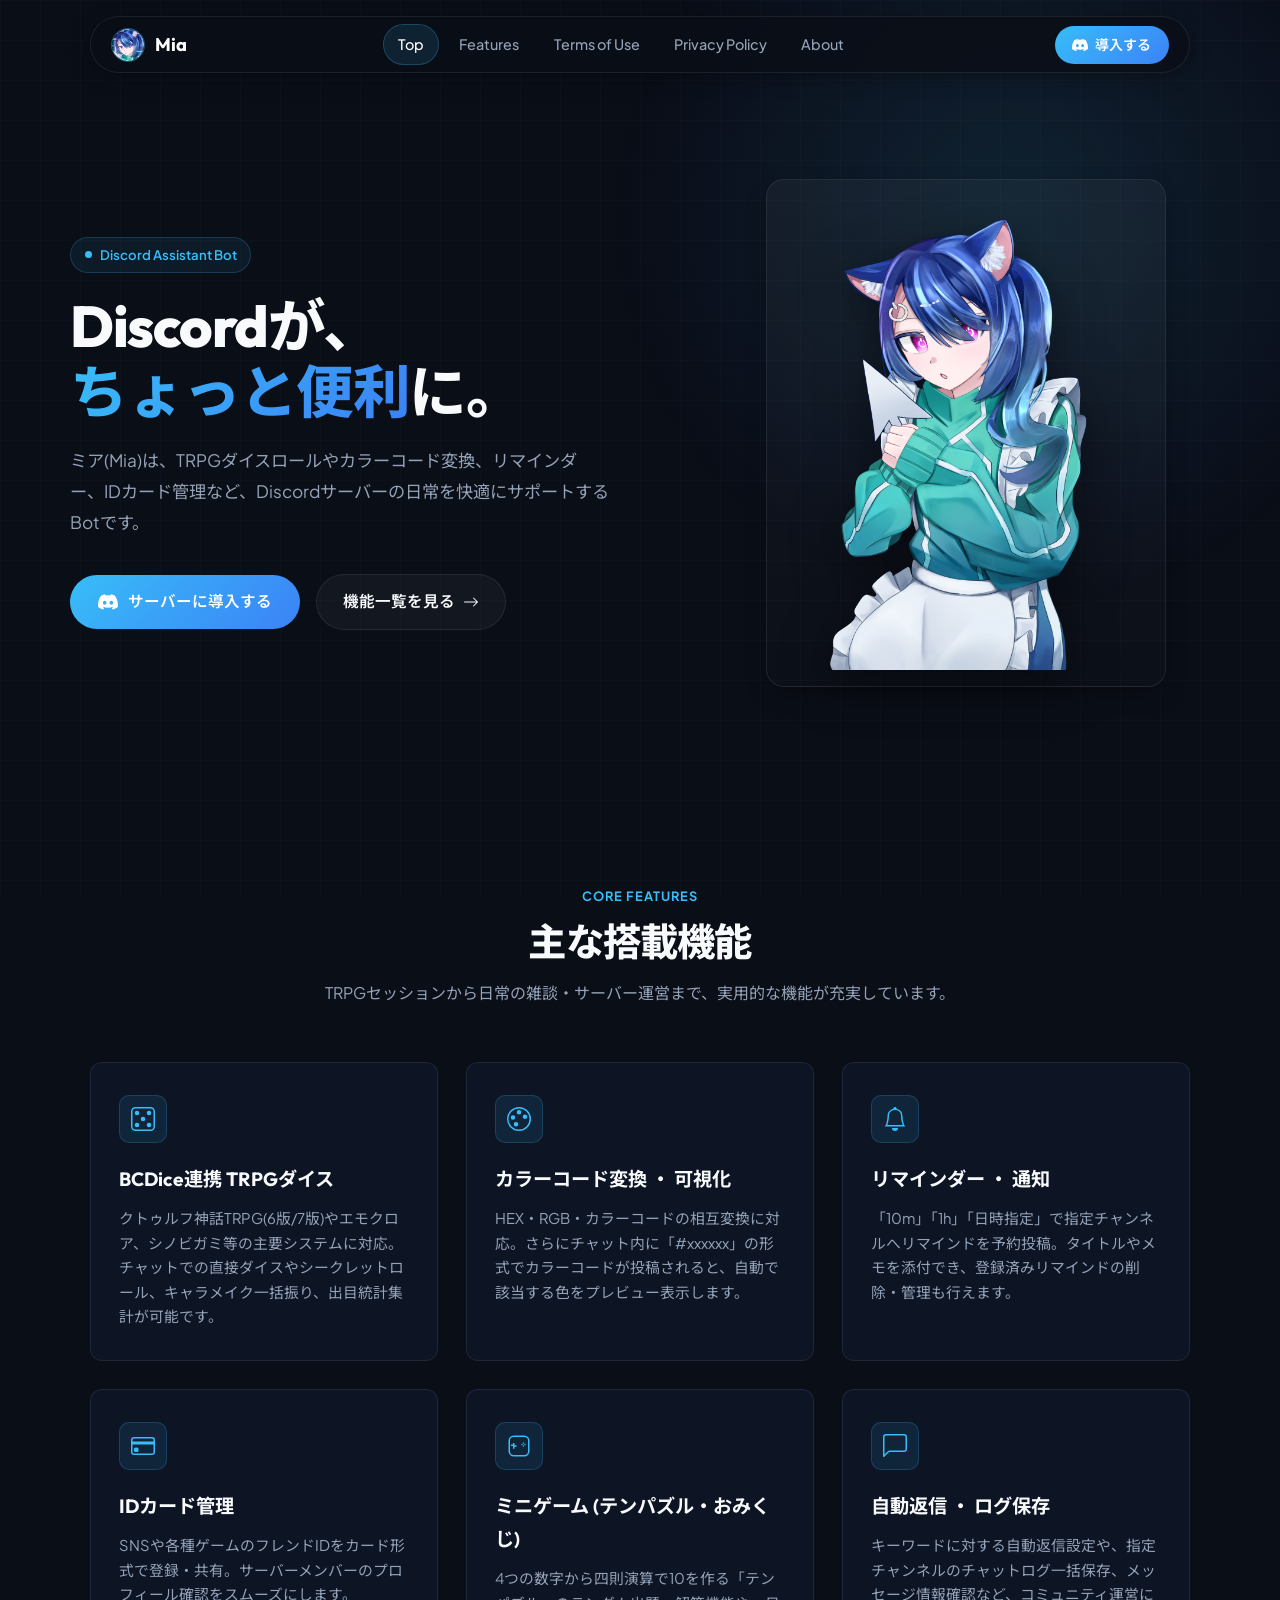
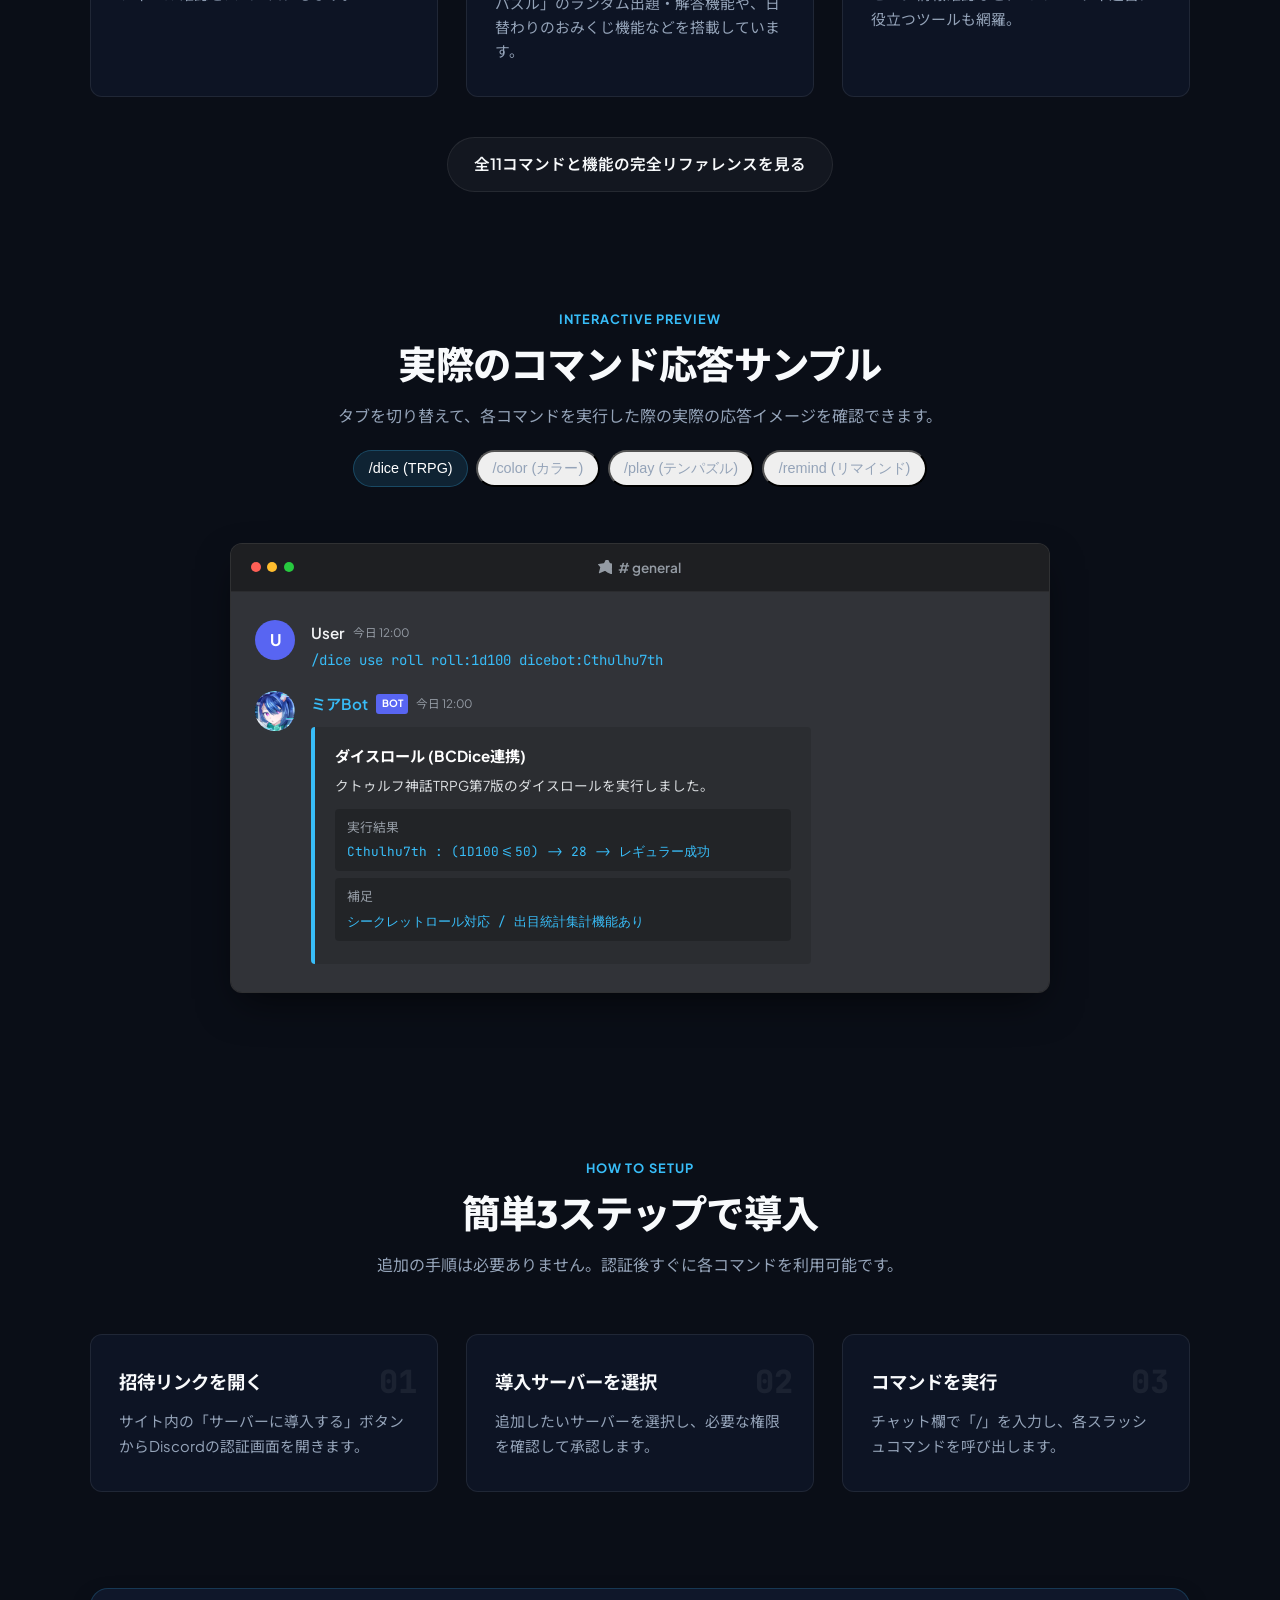
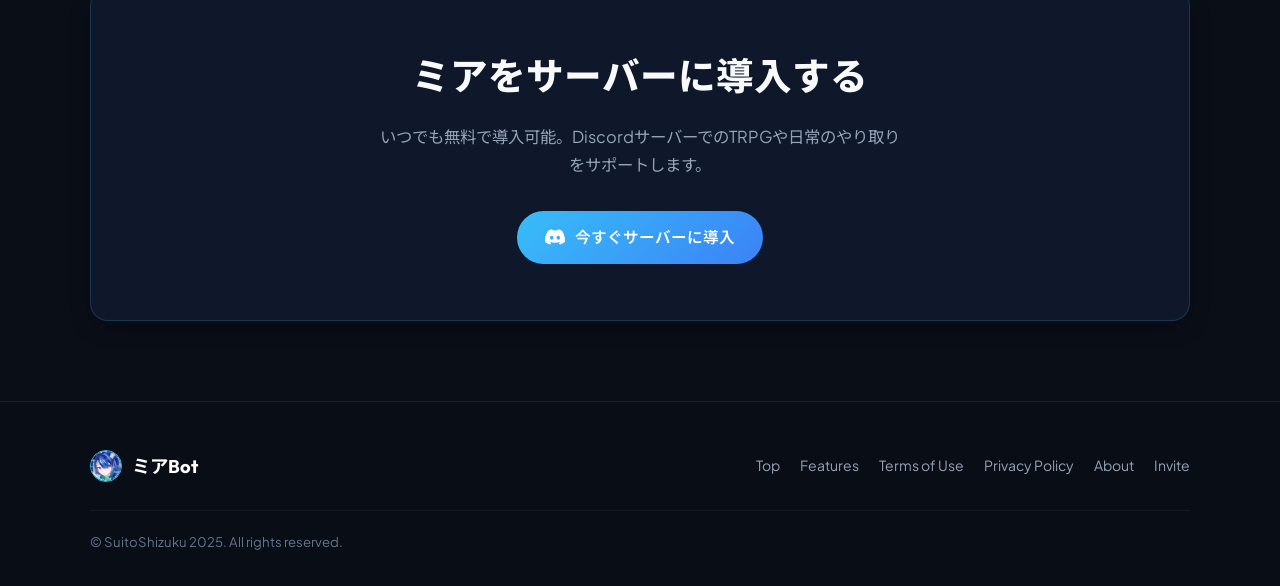
<file: index.html>
<!DOCTYPE html>
<html lang="ja">
<!-- EDIT: Mia Official Site - Top Page -->
<head>
    <meta charset="UTF-8">
    <meta name="viewport" content="width=device-width, initial-scale=1.0, user-scalable=no">
    <link rel="icon" href="assets/mia_icon.png" type="image/png">
    <title>ミア - Discordがちょっと便利になるBot</title>
    <meta name="description" content="TRPGダイスロール、カラー変換、リマインダー、IDカードなど、Discordサーバーを便利にする多機能Bot「ミア」の公式サイトです。">
    <meta name="author" content="Shizuku">
    <meta name="theme-color" content="#0a0e17">
    <meta http-equiv="Expires" content="0">
    <meta property="og:url" content="https://mia.suitomizu.com/">
    <meta property="og:type" content="website">
    <meta property="og:title" content="ミアBot - Discordがちょっと便利になるBot">
    <meta property="og:description" content="TRPGダイスロール、カラー変換、リマインダー、IDカードなど、Discordサーバーを便利にする多機能Bot「ミア」の公式サイトです。">
    <meta property="og:site_name" content="Mia">
    <meta property="og:image" content="https://mia.suitomizu.com/assets/mia_icon.png">
    <meta property="og:image:width" content="512">
    <meta property="og:image:height" content="512">
    <meta name="twitter:card" content="summary">

    <!-- ADD: Discord Component Embed (PR #8606対応) -->
    <script id="discord:component-embed" type="application/json">
    {
      "component": {
        "type": 17,
        "accent_color": 1295639,
        "components": [
          {
            "type": 9,
            "components": [
              {
                "type": 10,
                "content": "# **[ミアBot](https://mia.suitomizu.com/)**\nDiscordをちょっと便利にする多機能Bot\n\nTRPGダイスロール・カラー変換・リマインダー・IDカードなど、日常使いに役立つ機能を搭載しています。"
              }
            ],
            "accessory": {
              "type": 11,
              "media": { "url": "https://mia.suitomizu.com/assets/mia_icon.png" }
            }
          },
          {
            "type": 14,
            "spacing": 1
          },
          {
            "type": 1,
            "components": [
              { "type": 2, "style": 5, "url": "https://mia.suitomizu.com/features", "label": "機能一覧" },
              { "type": 2, "style": 5, "url": "https://discord.com/oauth2/authorize?client_id=1154435728055472271", "label": "導入する" }
            ]
          }
        ]
      }
    }
    </script>

    <!-- ADD: Google Fonts -->
    <link rel="preconnect" href="https://fonts.googleapis.com">
    <link rel="preconnect" href="https://fonts.gstatic.com" crossorigin>
    <link href="https://fonts.googleapis.com/css2?family=JetBrains+Mono:wght@400;600&family=Noto+Sans+JP:wght@400;500;700;800&family=Outfit:wght@600;700;800;900&family=Plus+Jakarta+Sans:wght@400;500;600;700&display=swap" rel="stylesheet">

    <!-- ADD: Stylesheet -->
    <link rel="stylesheet" href="style.css">
</head>

<body>
    <!-- ADD: Subtle Ambient Background -->
    <div class="ambient-bg">
        <div class="ambient-gradient"></div>
        <div class="grid-overlay"></div>
    </div>

    <!-- EDIT: Navigation Header -->
    <header class="header">
        <div class="header-container">
            <a href="./" class="nav-brand">
                <img src="assets/mia_icon.png" alt="ミア" class="nav-brand-icon">
                <span class="nav-brand-title">Mia</span>
            </a>
            <nav class="header-content">
                <a href="./" class="nav-link active">Top</a>
                <a href="./features" class="nav-link">Features</a>
                <a href="./terms_of_use" class="nav-link">Terms of Use</a>
                <a href="./privacy_policy" class="nav-link">Privacy Policy</a>
                <a href="./about" class="nav-link">About</a>
            </nav>
            <a href="https://mia.suitomizu.com/invite" target="_blank" rel="noopener noreferrer" class="nav-cta-btn">
                <svg xmlns="http://www.w3.org/2000/svg" fill="currentColor" viewBox="0 0 16 16">
                    <path d="M13.545 2.907a13.2 13.2 0 0 0-3.257-1.011.05.05 0 0 0-.052.025c-.141.25-.297.577-.406.833a12.2 12.2 0 0 0-3.658 0 8 8 0 0 0-.412-.833.05.05 0 0 0-.052-.025c-1.125.194-2.22.534-3.257 1.011a.04.04 0 0 0-.021.018C.356 6.024-.213 9.047.066 12.032q.003.022.021.037a13.3 13.3 0 0 0 3.995 2.02.05.05 0 0 0 .056-.019q.463-.63.818-1.329a.05.05 0 0 0-.01-.059l-.018-.011a9 9 0 0 1-1.248-.595.05.05 0 0 1-.02-.066l.015-.019q.127-.095.248-.195a.05.05 0 0 1 .051-.007c2.619 1.196 5.454 1.196 8.041 0a.05.05 0 0 1 .053.007q.121.1.248.195a.05.05 0 0 1-.004.085 8 8 0 0 1-1.249.594.05.05 0 0 0-.03.03.05.05 0 0 0 .003.041c.24.465.515.909.817 1.329a.05.05 0 0 0 .056.019 13.2 13.2 0 0 0 4.001-2.02.05.05 0 0 0 .021-.037c.334-3.451-.559-6.449-2.366-9.106a.03.03 0 0 0-.02-.019m-8.198 7.307c-.789 0-1.438-.724-1.438-1.612s.637-1.613 1.438-1.613c.807 0 1.45.73 1.438 1.613 0 .888-.637 1.612-1.438 1.612m5.316 0c-.788 0-1.438-.724-1.438-1.612s.637-1.613 1.438-1.613c.807 0 1.451.73 1.438 1.613 0 .888-.631 1.612-1.438 1.612" />
                </svg>
                <span>導入する</span>
            </a>
        </div>
    </header>

    <main>
        <!-- EDIT: Hero Section -->
        <section class="hero-section" id="top">
            <div class="hero-container">
                <div class="hero-text-content">
                    <div class="hero-badge">
                        <span class="badge-pulse"></span>
                        <span>Discord Assistant Bot</span>
                    </div>
                    <h1 class="hero-title">
                        Discordが、<br>
                        <span class="gradient-text">ちょっと便利</span>に。
                    </h1>
                    <p class="hero-subtitle">
                        ミア(Mia)は、TRPGダイスロールやカラーコード変換、リマインダー、IDカード管理など、Discordサーバーの日常を快適にサポートするBotです。
                    </p>
                    <div class="hero-actions">
                        <a href="https://mia.suitomizu.com/invite" target="_blank" rel="noopener noreferrer" class="btn-primary">
                            <svg xmlns="http://www.w3.org/2000/svg" width="20" height="20" fill="currentColor" viewBox="0 0 16 16">
                                <path d="M13.545 2.907a13.2 13.2 0 0 0-3.257-1.011.05.05 0 0 0-.052.025c-.141.25-.297.577-.406.833a12.2 12.2 0 0 0-3.658 0 8 8 0 0 0-.412-.833.05.05 0 0 0-.052-.025c-1.125.194-2.22.534-3.257 1.011a.04.04 0 0 0-.021.018C.356 6.024-.213 9.047.066 12.032q.003.022.021.037a13.3 13.3 0 0 0 3.995 2.02.05.05 0 0 0 .056-.019q.463-.63.818-1.329a.05.05 0 0 0-.01-.059l-.018-.011a9 9 0 0 1-1.248-.595.05.05 0 0 1-.02-.066l.015-.019q.127-.095.248-.195a.05.05 0 0 1 .051-.007c2.619 1.196 5.454 1.196 8.041 0a.05.05 0 0 1 .053.007q.121.1.248.195a.05.05 0 0 1-.004.085 8 8 0 0 1-1.249.594.05.05 0 0 0-.03.03.05.05 0 0 0 .003.041c.24.465.515.909.817 1.329a.05.05 0 0 0 .056.019 13.2 13.2 0 0 0 4.001-2.02.05.05 0 0 0 .021-.037c.334-3.451-.559-6.449-2.366-9.106a.03.03 0 0 0-.02-.019m-8.198 7.307c-.789 0-1.438-.724-1.438-1.612s.637-1.613 1.438-1.613c.807 0 1.45.73 1.438 1.613 0 .888-.637 1.612-1.438 1.612m5.316 0c-.788 0-1.438-.724-1.438-1.612s.637-1.613 1.438-1.613c.807 0 1.451.73 1.438 1.613 0 .888-.631 1.612-1.438 1.612" />
                            </svg>
                            <span>サーバーに導入する</span>
                        </a>
                        <a href="./features" class="btn-secondary">
                            <span>機能一覧を見る</span>
                            <svg xmlns="http://www.w3.org/2000/svg" width="16" height="16" fill="currentColor" viewBox="0 0 16 16">
                                <path fill-rule="evenodd" d="M1 8a.5.5 0 0 1 .5-.5h11.793l-3.147-3.146a.5.5 0 0 1 .708-.708l4 4a.5.5 0 0 1 0 .708l-4 4a.5.5 0 0 1-.708-.708L13.293 8.5H1.5A.5.5 0 0 1 1 8" />
                            </svg>
                        </a>
                    </div>
                </div>

                <div class="hero-visual">
                    <div class="hero-visual-card">
                        <img src="assets/mia.png" alt="ミア キャラクターイラスト" class="hero-character-img">
                    </div>
                </div>
            </div>
        </section>

        <!-- EDIT: Key Features Section (Real Features from Bot Code) -->
        <section class="section" id="features">
            <div class="section-container">
                <div class="section-header">
                    <span class="section-tag">Core Features</span>
                    <h2 class="section-title">主な搭載機能</h2>
                    <p class="section-desc">TRPGセッションから日常の雑談・サーバー運営まで、実用的な機能が充実しています。</p>
                </div>

                <div class="features-grid">
                    <div class="feature-card">
                        <div class="feature-icon-wrapper">
                            <svg xmlns="http://www.w3.org/2000/svg" width="24" height="24" fill="currentColor" viewBox="0 0 16 16">
                                <path d="M13 1a2 2 0 0 1 2 2v10a2 2 0 0 1-2 2H3a2 2 0 0 1-2-2V3a2 2 0 0 1 2-2zM3 0a3 3 0 0 0-3 3v10a3 3 0 0 0 3 3h10a3 3 0 0 0 3-3V3a3 3 0 0 0-3-3z"/>
                                <path d="M5.5 4a1.5 1.5 0 1 1-3 0 1.5 1.5 0 0 1 3 0m8 8a1.5 1.5 0 1 1-3 0 1.5 1.5 0 0 1 3 0m0-8a1.5 1.5 0 1 1-3 0 1.5 1.5 0 0 1 3 0m-8 8a1.5 1.5 0 1 1-3 0 1.5 1.5 0 0 1 3 0m4-4a1.5 1.5 0 1 1-3 0 1.5 1.5 0 0 1 3 0"/>
                            </svg>
                        </div>
                        <h3 class="feature-title">BCDice連携 TRPGダイス</h3>
                        <p class="feature-desc">クトゥルフ神話TRPG(6版/7版)やエモクロア、シノビガミ等の主要システムに対応。チャットでの直接ダイスやシークレットロール、キャラメイク一括振り、出目統計集計が可能です。</p>
                    </div>

                    <div class="feature-card">
                        <div class="feature-icon-wrapper">
                            <svg xmlns="http://www.w3.org/2000/svg" width="24" height="24" fill="currentColor" viewBox="0 0 16 16">
                                <path d="M8 5a1.5 1.5 0 1 0 0-3 1.5 1.5 0 0 0 0 3m4 3a1.5 1.5 0 1 0 0-3 1.5 1.5 0 0 0 0 3M5.5 7a1.5 1.5 0 1 1-3 0 1.5 1.5 0 0 1 3 0m.5 6a1.5 1.5 0 1 0 0-3 1.5 1.5 0 0 0 0 3"/>
                                <path d="M16 8A8 8 0 1 1 0 8a8 8 0 0 1 16 0m-1 0A7 7 0 1 0 1 8a7 7 0 0 0 14 0"/>
                            </svg>
                        </div>
                        <h3 class="feature-title">カラーコード変換 ・ 可視化</h3>
                        <p class="feature-desc">HEX・RGB・カラーコードの相互変換に対応。さらにチャット内に「#xxxxxx」の形式でカラーコードが投稿されると、自動で該当する色をプレビュー表示します。</p>
                    </div>

                    <div class="feature-card">
                        <div class="feature-icon-wrapper">
                            <svg xmlns="http://www.w3.org/2000/svg" width="24" height="24" fill="currentColor" viewBox="0 0 16 16">
                                <path d="M8 16a2 2 0 0 0 2-2H6a2 2 0 0 0 2 2M8 1.918l-.797.161A4 4 0 0 0 4 6c0 .628-.134 2.197-.459 3.742-.16.767-.376 1.566-.663 2.258h10.244c-.287-.692-.502-1.49-.663-2.258C12.134 8.197 12 6.628 12 6a4 4 0 0 0-3.203-3.92zM14.22 12c.223.447.481.801.78 1H1c.299-.199.557-.553.78-1C2.68 10.2 3 6.88 3 6c0-2.42 1.72-4.44 4.005-4.901a1 1 0 1 1 1.99 0A5 5 0 0 1 13 6c0 .88.32 4.2 1.22 6"/>
                            </svg>
                        </div>
                        <h3 class="feature-title">リマインダー ・ 通知</h3>
                        <p class="feature-desc">「10m」「1h」「日時指定」で指定チャンネルへリマインドを予約投稿。タイトルやメモを添付でき、登録済みリマインドの削除・管理も行えます。</p>
                    </div>

                    <div class="feature-card">
                        <div class="feature-icon-wrapper">
                            <svg xmlns="http://www.w3.org/2000/svg" width="24" height="24" fill="currentColor" viewBox="0 0 16 16">
                                <path d="M0 4a2 2 0 0 1 2-2h12a2 2 0 0 1 2 2v8a2 2 0 0 1-2 2H2a2 2 0 0 1-2-2zm2-1a1 1 0 0 0-1 1v1h14V4a1 1 0 0 0-1-1zm13 4H1v5a1 1 0 0 0 1 1h12a1 1 0 0 0 1-1z"/>
                                <path d="M2 10a1 1 0 0 1 1-1h1a1 1 0 0 1 1 1v1a1 1 0 0 1-1 1H3a1 1 0 0 1-1-1z"/>
                            </svg>
                        </div>
                        <h3 class="feature-title">IDカード管理</h3>
                        <p class="feature-desc">SNSや各種ゲームのフレンドIDをカード形式で登録・共有。サーバーメンバーのプロフィール確認をスムーズにします。</p>
                    </div>

                    <div class="feature-card">
                        <div class="feature-icon-wrapper">
                            <svg xmlns="http://www.w3.org/2000/svg" width="24" height="24" fill="currentColor" viewBox="0 0 16 16">
                                <path d="M11.5 6.027a.5.5 0 1 1-1 0 .5.5 0 0 1 1 0m-1.5 1.5a.5.5 0 1 0 0-1 .5.5 0 0 0 0 1m2.5-.5a.5.5 0 1 1-1 0 .5.5 0 0 1 1 0m-1.5 1.5a.5.5 0 1 0 0-1 .5.5 0 0 0 0 1"/>
                                <path d="M3.5 6h1a.5.5 0 0 1 .5.5v1H6a.5.5 0 0 1 0 1H5v1a.5.5 0 0 1-1 0V8H3a.5.5 0 0 1 0-1h1v-1a.5.5 0 0 1 .5-.5"/>
                                <path d="M4.5 1a3.5 3.5 0 0 0-3.5 3.5v7A3.5 3.5 0 0 0 4.5 15h7a3.5 3.5 0 0 0 3.5-3.5v-7A3.5 3.5 0 0 0 11.5 1zM2 4.5A2.5 2.5 0 0 1 4.5 2h7A2.5 2.5 0 0 1 14 4.5v7a2.5 2.5 0 0 1-2.5 2.5h-7A2.5 2.5 0 0 1 2 11.5z"/>
                            </svg>
                        </div>
                        <h3 class="feature-title">ミニゲーム (テンパズル・おみくじ)</h3>
                        <p class="feature-desc">4つの数字から四則演算で10を作る「テンパズル」のランダム出題・解答機能や、日替わりのおみくじ機能などを搭載しています。</p>
                    </div>

                    <div class="feature-card">
                        <div class="feature-icon-wrapper">
                            <svg xmlns="http://www.w3.org/2000/svg" width="24" height="24" fill="currentColor" viewBox="0 0 16 16">
                                <path d="M14 1a1 1 0 0 1 1 1v8a1 1 0 0 1-1 1H4.414A2 2 0 0 0 3 11.586l-2 2V2a1 1 0 0 1 1-1zM2 0a2 2 0 0 0-2 2v12.793a.5.5 0 0 0 .854.353l2.853-2.853A1 1 0 0 1 4.414 12H14a2 2 0 0 0 2-2V2a2 2 0 0 0-2-2z"/>
                            </svg>
                        </div>
                        <h3 class="feature-title">自動返信 ・ ログ保存</h3>
                        <p class="feature-desc">キーワードに対する自動返信設定や、指定チャンネルのチャットログ一括保存、メッセージ情報確認など、コミュニティ運営に役立つツールも網羅。</p>
                    </div>
                </div>

                <div style="text-align: center; margin-top: 2.5rem;">
                    <a href="./features" class="btn-secondary">全11コマンドと機能の完全リファレンスを見る</a>
                </div>
            </div>
        </section>

        <!-- EDIT: Interactive Discord Preview Showcase (Using Real Bot Commands) -->
        <section class="section" style="padding-top: 2rem;">
            <div class="section-container">
                <div class="section-header">
                    <span class="section-tag">Interactive Preview</span>
                    <h2 class="section-title">実際のコマンド応答サンプル</h2>
                    <p class="section-desc">タブを切り替えて、各コマンドを実行した際の実際の応答イメージを確認できます。</p>
                    <div style="margin-top: 1.25rem; display: flex; justify-content: center; gap: 0.5rem; flex-wrap: wrap;">
                        <button class="nav-link active command-tab-btn" data-cmd="dice" style="cursor: pointer;">/dice (TRPG)</button>
                        <button class="nav-link command-tab-btn" data-cmd="color" style="cursor: pointer;">/color (カラー)</button>
                        <button class="nav-link command-tab-btn" data-cmd="play" style="cursor: pointer;">/play (テンパズル)</button>
                        <button class="nav-link command-tab-btn" data-cmd="remind" style="cursor: pointer;">/remind (リマインド)</button>
                    </div>
                </div>

                <div class="preview-showcase">
                    <div class="discord-window-header">
                        <div class="window-dots">
                            <span class="window-dot dot-red"></span>
                            <span class="window-dot dot-yellow"></span>
                            <span class="window-dot dot-green"></span>
                        </div>
                        <div class="channel-tag">
                            <svg xmlns="http://www.w3.org/2000/svg" width="14" height="14" fill="currentColor" viewBox="0 0 16 16">
                                <path d="M8.39 12.648a1 1 0 0 0-.78 0L1.635 15.15a.5.5 0 0 1-.663-.61l1.52-5.776a1 1 0 0 0-.256-.963L.19 5.348a.5.5 0 0 1 .28-.854l5.96-.866a1 1 0 0 0 .753-.547l2.666-5.4a.5.5 0 0 1 .896 0l2.666 5.4a1 1 0 0 0 .753.547l5.96.866a.5.5 0 0 1 .28.854l-4.312 4.202a1 1 0 0 0-.256.963l1.52 5.776a.5.5 0 0 1-.663.61l-5.975-2.502z"/>
                            </svg>
                            <span># general</span>
                        </div>
                        <div style="width: 44px;"></div>
                    </div>

                    <div class="discord-body">
                        <!-- User message -->
                        <div class="discord-message">
                            <div style="width: 40px; height: 40px; border-radius: 50%; background: #5865f2; display: flex; align-items: center; justify-content: center; font-weight: bold; color: white; flex-shrink: 0;">
                                U
                            </div>
                            <div class="message-content">
                                <div class="message-header">
                                    <span class="message-author">User</span>
                                    <span class="message-timestamp">今日 12:00</span>
                                </div>
                                <div class="message-text interactive-input-preview" style="color: #38bdf8; font-family: var(--font-mono); font-size: 0.875rem;">
                                    /dice use roll roll:1d100 dicebot:Cthulhu7th
                                </div>
                            </div>
                        </div>

                        <!-- Mia Bot response -->
                        <div class="discord-message">
                            <img src="assets/mia_icon.png" alt="ミア" class="discord-avatar">
                            <div class="message-content">
                                <div class="message-header">
                                    <span class="message-author" style="color: #38bdf8;">ミアBot</span>
                                    <span class="bot-tag">BOT</span>
                                    <span class="message-timestamp">今日 12:00</span>
                                </div>
                                <div class="discord-embed">
                                    <div class="embed-title interactive-embed-title">ダイスロール (BCDice連携)</div>
                                    <div class="embed-description interactive-embed-desc">
                                        クトゥルフ神話TRPG第7版のダイスロールを実行しました。
                                    </div>
                                    <div class="embed-field">
                                        <span class="embed-field-label">実行結果</span>
                                        <span class="embed-field-value interactive-val-1">Cthulhu7th : (1D100&lt;=50) -&gt; 28 -&gt; レギュラー成功</span>
                                    </div>
                                    <div class="embed-field">
                                        <span class="embed-field-label">補足</span>
                                        <span class="embed-field-value interactive-val-2">シークレットロール対応 / 出目統計集計機能あり</span>
                                    </div>
                                </div>
                            </div>
                        </div>
                    </div>
                </div>
            </div>
        </section>

        <!-- EDIT: How to Setup -->
        <section class="section">
            <div class="section-container">
                <div class="section-header">
                    <span class="section-tag">How to Setup</span>
                    <h2 class="section-title">簡単3ステップで導入</h2>
                    <p class="section-desc">追加の手順は必要ありません。認証後すぐに各コマンドを利用可能です。</p>
                </div>

                <div class="steps-grid">
                    <div class="step-card">
                        <span class="step-number">01</span>
                        <h3 class="step-title">招待リンクを開く</h3>
                        <p class="step-desc">サイト内の「サーバーに導入する」ボタンからDiscordの認証画面を開きます。</p>
                    </div>

                    <div class="step-card">
                        <span class="step-number">02</span>
                        <h3 class="step-title">導入サーバーを選択</h3>
                        <p class="step-desc">追加したいサーバーを選択し、必要な権限を確認して承認します。</p>
                    </div>

                    <div class="step-card">
                        <span class="step-number">03</span>
                        <h3 class="step-title">コマンドを実行</h3>
                        <p class="step-desc">チャット欄で「/」を入力し、各スラッシュコマンドを呼び出します。</p>
                    </div>
                </div>
            </div>
        </section>

        <!-- EDIT: Call to Action Banner -->
        <section class="section" style="padding-top: 1rem;">
            <div class="section-container">
                <div class="cta-banner">
                    <h2 class="cta-title">ミアをサーバーに導入する</h2>
                    <p class="cta-desc">いつでも無料で導入可能。DiscordサーバーでのTRPGや日常のやり取りをサポートします。</p>
                    <a href="https://mia.suitomizu.com/invite" target="_blank" rel="noopener noreferrer" class="btn-primary">
                        <svg xmlns="http://www.w3.org/2000/svg" width="20" height="20" fill="currentColor" viewBox="0 0 16 16">
                            <path d="M13.545 2.907a13.2 13.2 0 0 0-3.257-1.011.05.05 0 0 0-.052.025c-.141.25-.297.577-.406.833a12.2 12.2 0 0 0-3.658 0 8 8 0 0 0-.412-.833.05.05 0 0 0-.052-.025c-1.125.194-2.22.534-3.257 1.011a.04.04 0 0 0-.021.018C.356 6.024-.213 9.047.066 12.032q.003.022.021.037a13.3 13.3 0 0 0 3.995 2.02.05.05 0 0 0 .056-.019q.463-.63.818-1.329a.05.05 0 0 0-.01-.059l-.018-.011a9 9 0 0 1-1.248-.595.05.05 0 0 1-.02-.066l.015-.019q.127-.095.248-.195a.05.05 0 0 1 .051-.007c2.619 1.196 5.454 1.196 8.041 0a.05.05 0 0 1 .053.007q.121.1.248.195a.05.05 0 0 1-.004.085 8 8 0 0 1-1.249.594.05.05 0 0 0-.03.03.05.05 0 0 0 .003.041c.24.465.515.909.817 1.329a.05.05 0 0 0 .056.019 13.2 13.2 0 0 0 4.001-2.02.05.05 0 0 0 .021-.037c.334-3.451-.559-6.449-2.366-9.106a.03.03 0 0 0-.02-.019m-8.198 7.307c-.789 0-1.438-.724-1.438-1.612s.637-1.613 1.438-1.613c.807 0 1.45.73 1.438 1.613 0 .888-.637 1.612-1.438 1.612m5.316 0c-.788 0-1.438-.724-1.438-1.612s.637-1.613 1.438-1.613c.807 0 1.451.73 1.438 1.613 0 .888-.631 1.612-1.438 1.612" />
                        </svg>
                        <span>今すぐサーバーに導入</span>
                    </a>
                </div>
            </div>
        </section>
    </main>

    <!-- EDIT: Footer Navigation -->
    <footer class="footer">
        <div class="footer-container">
            <div class="footer-top">
                <a href="./" class="footer-brand">
                    <img src="assets/mia_icon.png" alt="ミア" style="width: 32px; height: 32px; border-radius: 50%; border: 1px solid var(--accent-cyan);">
                    <span class="footer-brand-title">ミアBot</span>
                </a>
                <div class="footer-links">
                    <a href="./" class="footer-link">Top</a>
                    <a href="./features" class="footer-link">Features</a>
                    <a href="./terms_of_use" class="footer-link">Terms of Use</a>
                    <a href="./privacy_policy" class="footer-link">Privacy Policy</a>
                    <a href="./about" class="footer-link">About</a>
                    <a href="https://mia.suitomizu.com/invite" target="_blank" rel="noopener noreferrer" class="footer-link">Invite</a>
                </div>
            </div>
            <div class="footer-bottom">
                <span>&copy; SuitoShizuku 2025. All rights reserved.</span>
            </div>
        </div>
    </footer>

    <!-- ADD: Interactive Javascript -->
    <script src="main.js"></script>
</body>
</html>
</file>
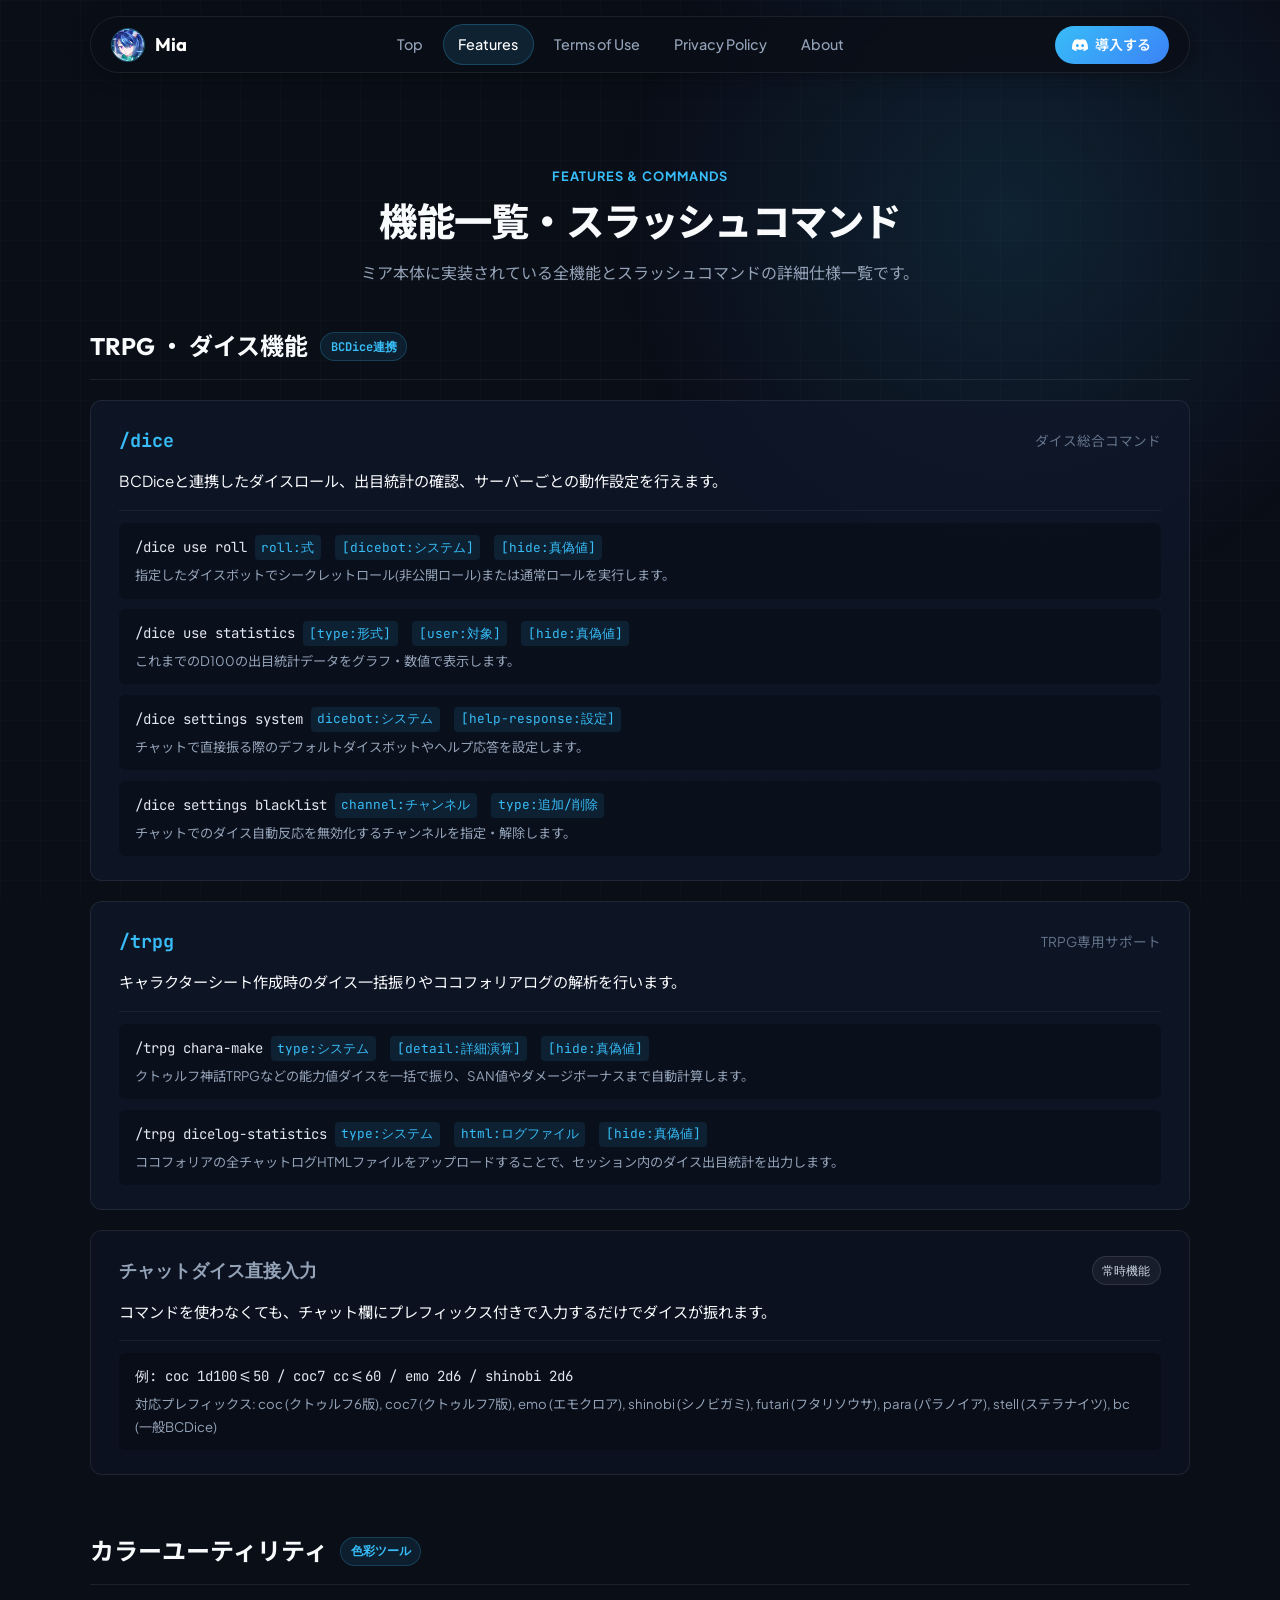
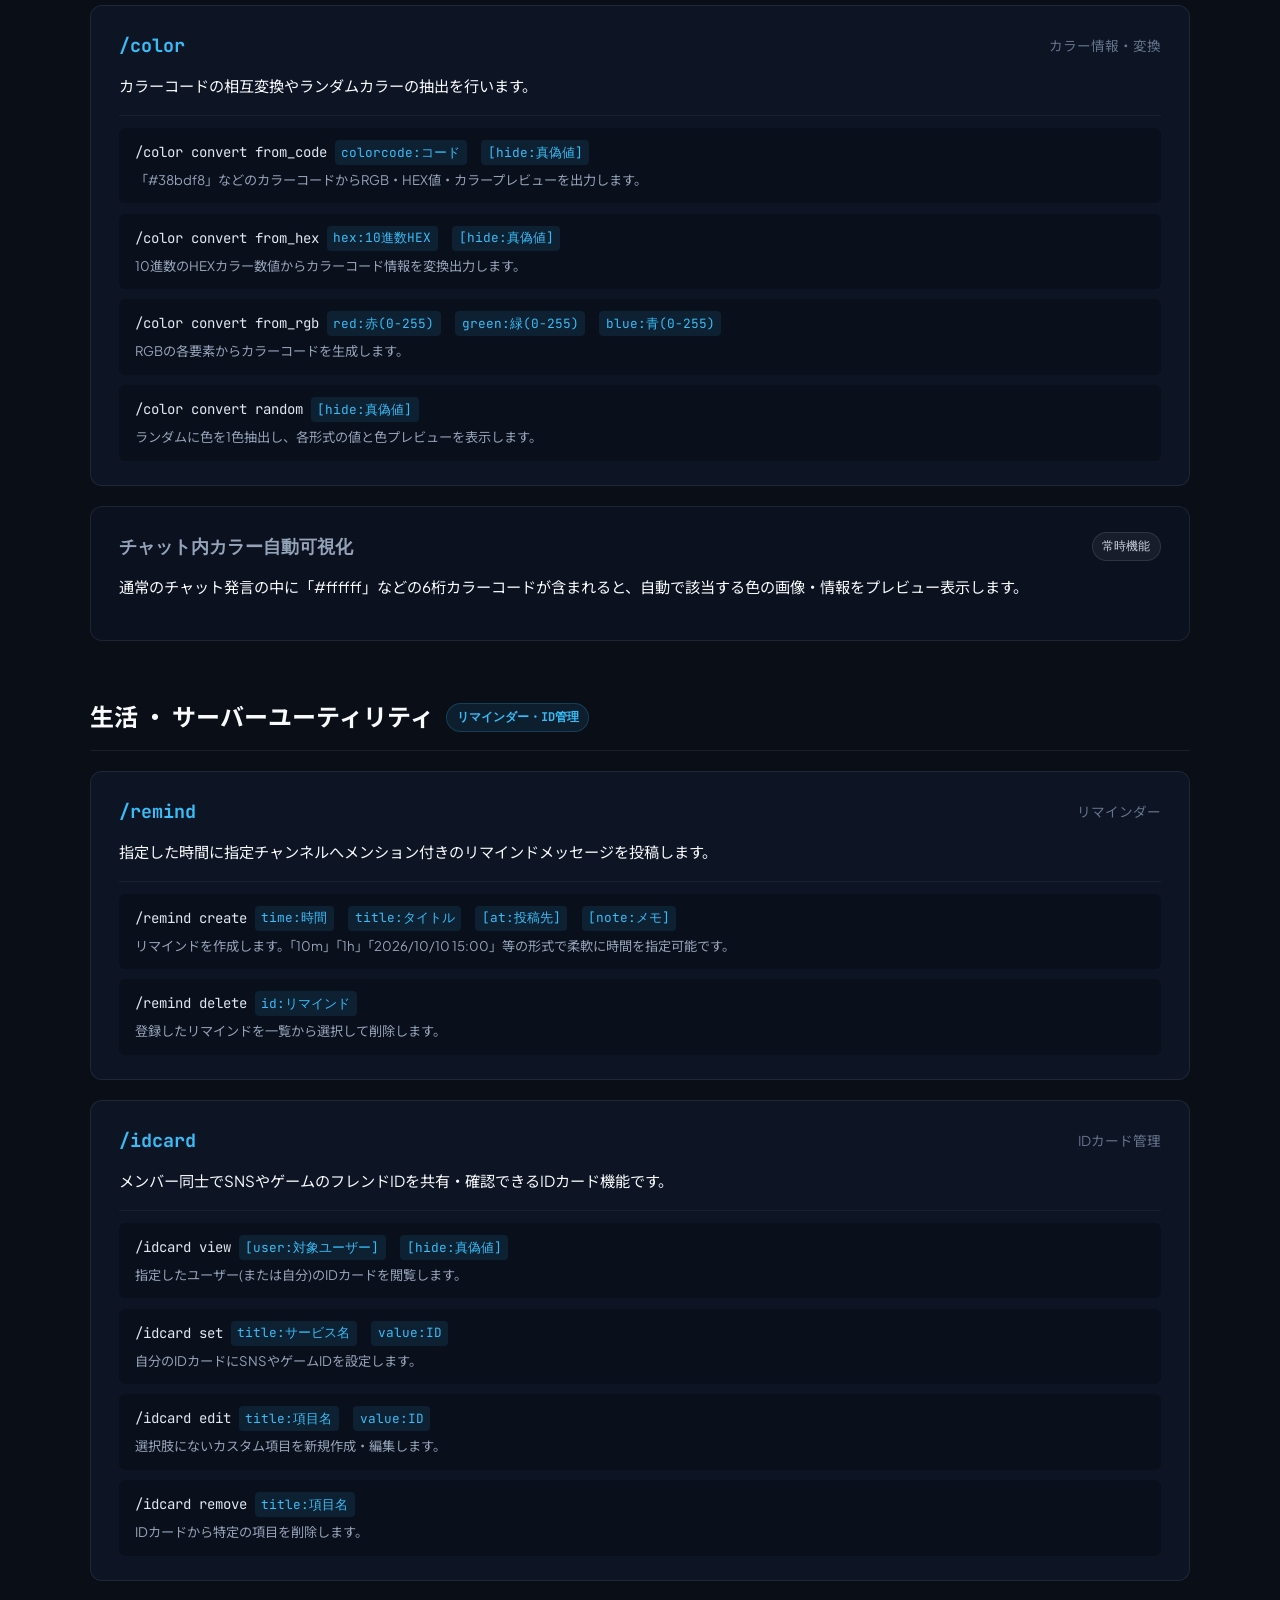
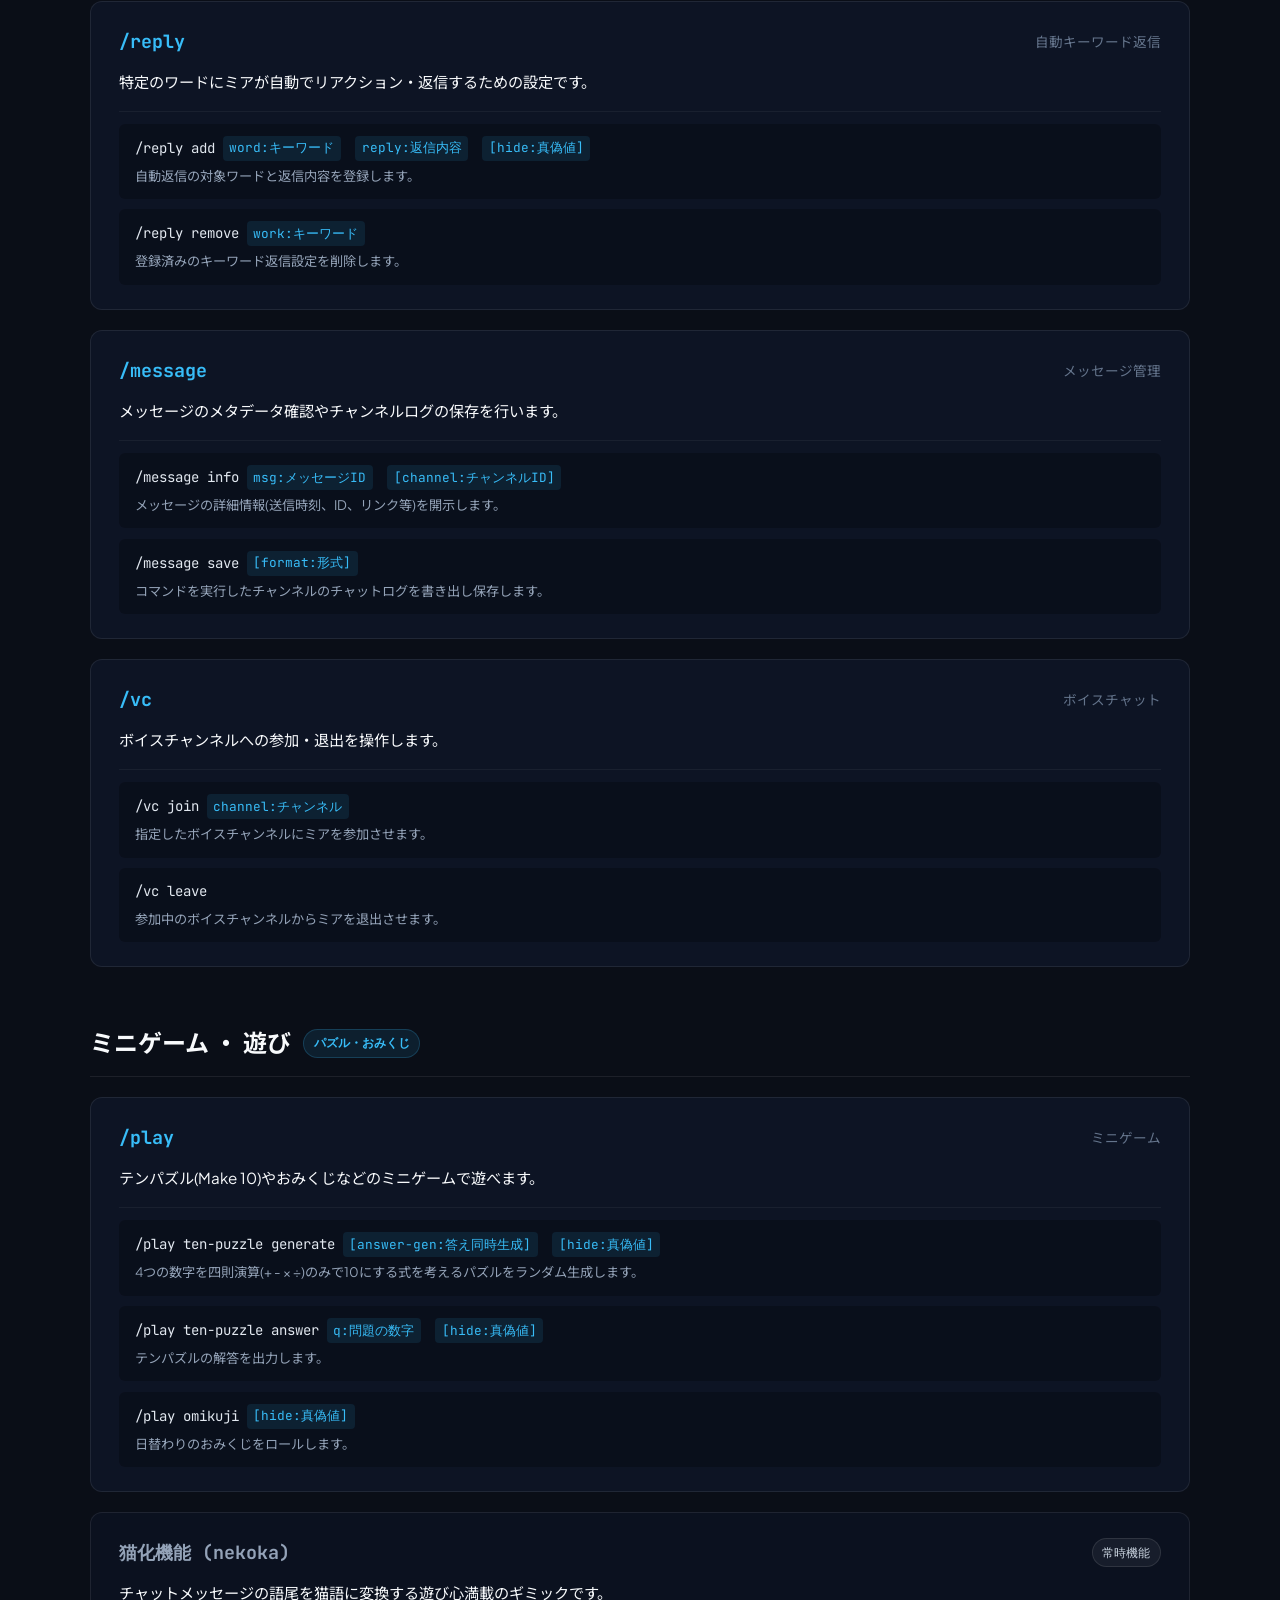
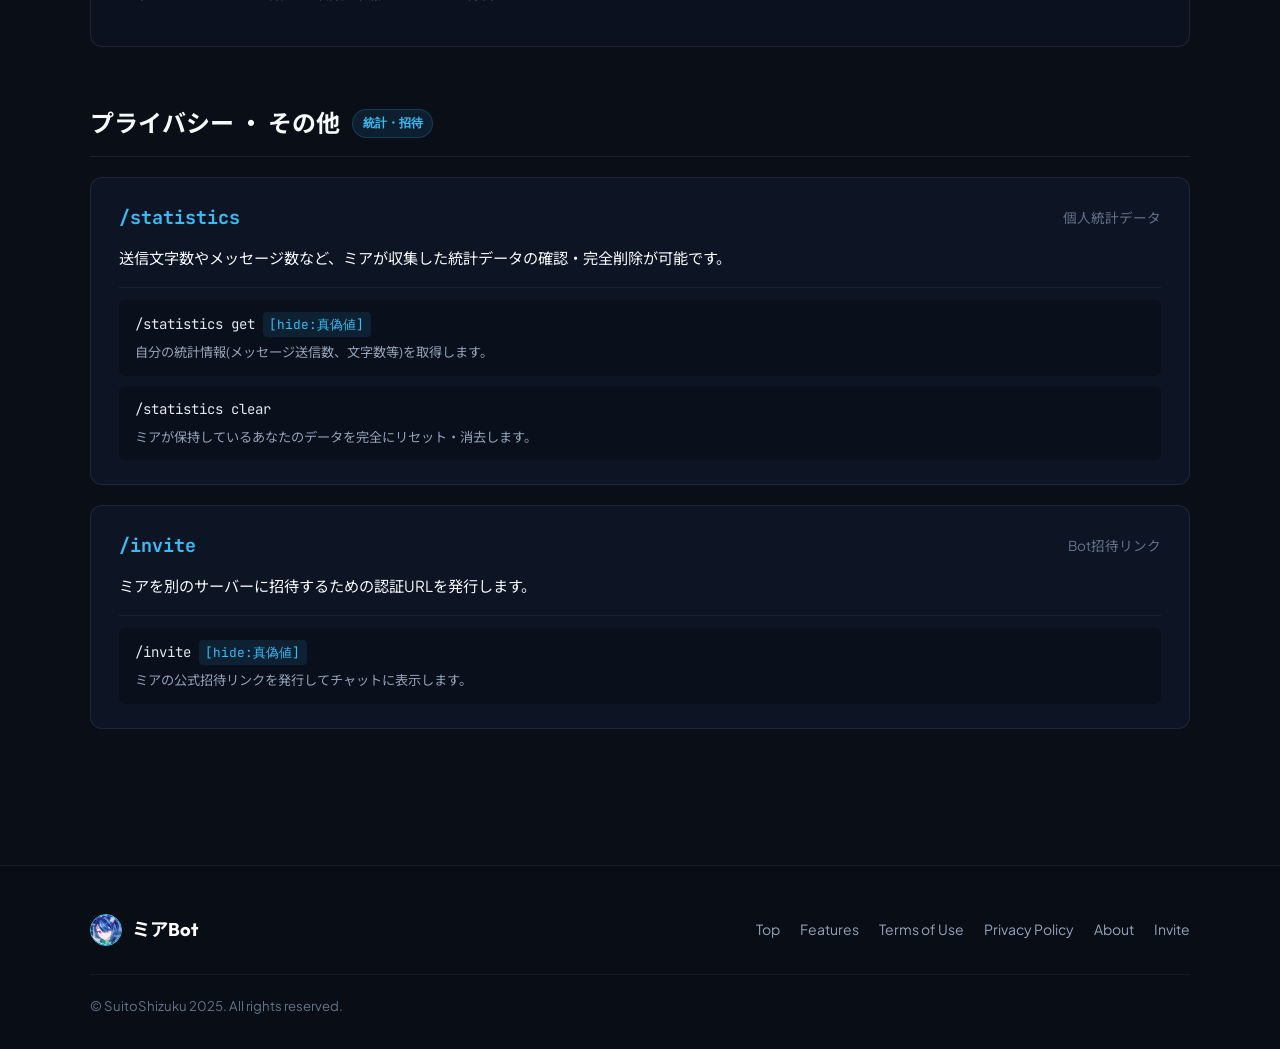
<file: features.html>
<!DOCTYPE html>
<html lang="ja">
<!-- ADD: Mia Official Site - Features & Slash Commands Page -->
<head>
    <meta charset="UTF-8">
    <meta name="viewport" content="width=device-width, initial-scale=1.0, user-scalable=no">
    <link rel="icon" href="assets/mia_icon.png" type="image/png">
    <title>ミア - 機能一覧・スラッシュコマンド</title>
    <meta name="description" content="Discord Bot「ミア」の機能一覧および全スラッシュコマンドのリファレンスです。TRPGダイスロール、カラー変換、リマインダー、IDカード等の詳細仕様を掲載しています。">
    <meta name="author" content="Shizuku">
    <meta name="theme-color" content="#0a0e17">
    <meta http-equiv="Expires" content="0">
    <meta property="og:url" content="https://mia.suitomizu.com/features">
    <meta property="og:type" content="article">
    <meta property="og:title" content="ミアBot - 機能一覧・スラッシュコマンド">
    <meta property="og:description" content="Discord Bot「ミア」の機能一覧および全スラッシュコマンドのリファレンスです。">
    <meta property="og:site_name" content="Mia">
    <meta property="og:image" content="https://mia.suitomizu.com/assets/mia_icon.png">
    <meta property="og:image:width" content="512">
    <meta property="og:image:height" content="512">
    <meta name="twitter:card" content="summary">

    <!-- ADD: Discord Component Embed (PR #8606対応) -->
    <script id="discord:component-embed" type="application/json">
    {
      "component": {
        "type": 17,
        "accent_color": 1295639,
        "components": [
          {
            "type": 9,
            "components": [
              {
                "type": 10,
                "content": "# **[ミアBot - 機能一覧](https://mia.suitomizu.com/features)**\nBCDiceダイスロール・カラー変換・リマインダー・IDカード・ミニゲームなど、全スラッシュコマンドのリファレンスはこちら。"
              }
            ],
            "accessory": {
              "type": 11,
              "media": { "url": "https://mia.suitomizu.com/assets/mia_icon.png" }
            }
          },
          {
            "type": 14,
            "spacing": 1
          },
          {
            "type": 1,
            "components": [
              { "type": 2, "style": 5, "url": "https://discord.com/oauth2/authorize?client_id=1154435728055472271", "label": "導入する" }
            ]
          }
        ]
      }
    }
    </script>

    <!-- ADD: Google Fonts -->
    <link rel="preconnect" href="https://fonts.googleapis.com">
    <link rel="preconnect" href="https://fonts.gstatic.com" crossorigin>
    <link href="https://fonts.googleapis.com/css2?family=JetBrains+Mono:wght@400;600&family=Noto+Sans+JP:wght@400;500;700;800&family=Outfit:wght@600;700;800;900&family=Plus+Jakarta+Sans:wght@400;500;600;700&display=swap" rel="stylesheet">

    <!-- ADD: Stylesheet -->
    <link rel="stylesheet" href="style.css">
</head>

<body>
    <!-- ADD: Subtle Ambient Background -->
    <div class="ambient-bg">
        <div class="ambient-gradient"></div>
        <div class="grid-overlay"></div>
    </div>

    <!-- ADD: Header Navigation -->
    <header class="header">
        <div class="header-container">
            <a href="./" class="nav-brand">
                <img src="assets/mia_icon.png" alt="ミア" class="nav-brand-icon">
                <span class="nav-brand-title">Mia</span>
            </a>
            <nav class="header-content">
                <a href="./" class="nav-link">Top</a>
                <a href="./features" class="nav-link active">Features</a>
                <a href="./terms_of_use" class="nav-link">Terms of Use</a>
                <a href="./privacy_policy" class="nav-link">Privacy Policy</a>
                <a href="./about" class="nav-link">About</a>
            </nav>
            <a href="https://mia.suitomizu.com/invite" target="_blank" rel="noopener noreferrer" class="nav-cta-btn">
                <svg xmlns="http://www.w3.org/2000/svg" fill="currentColor" viewBox="0 0 16 16">
                    <path d="M13.545 2.907a13.2 13.2 0 0 0-3.257-1.011.05.05 0 0 0-.052.025c-.141.25-.297.577-.406.833a12.2 12.2 0 0 0-3.658 0 8 8 0 0 0-.412-.833.05.05 0 0 0-.052-.025c-1.125.194-2.22.534-3.257 1.011a.04.04 0 0 0-.021.018C.356 6.024-.213 9.047.066 12.032q.003.022.021.037a13.3 13.3 0 0 0 3.995 2.02.05.05 0 0 0 .056-.019q.463-.63.818-1.329a.05.05 0 0 0-.01-.059l-.018-.011a9 9 0 0 1-1.248-.595.05.05 0 0 1-.02-.066l.015-.019q.127-.095.248-.195a.05.05 0 0 1 .051-.007c2.619 1.196 5.454 1.196 8.041 0a.05.05 0 0 1 .053.007q.121.1.248.195a.05.05 0 0 1-.004.085 8 8 0 0 1-1.249.594.05.05 0 0 0-.03.03.05.05 0 0 0 .003.041c.24.465.515.909.817 1.329a.05.05 0 0 0 .056.019 13.2 13.2 0 0 0 4.001-2.02.05.05 0 0 0 .021-.037c.334-3.451-.559-6.449-2.366-9.106a.03.03 0 0 0-.02-.019m-8.198 7.307c-.789 0-1.438-.724-1.438-1.612s.637-1.613 1.438-1.613c.807 0 1.45.73 1.438 1.613 0 .888-.637 1.612-1.438 1.612m5.316 0c-.788 0-1.438-.724-1.438-1.612s.637-1.613 1.438-1.613c.807 0 1.451.73 1.438 1.613 0 .888-.631 1.612-1.438 1.612" />
                </svg>
                <span>導入する</span>
            </a>
        </div>
    </header>

    <main>
        <!-- ADD: Page Title Header -->
        <section class="about-hero">
            <div class="section-container">
                <span class="section-tag">Features &amp; Commands</span>
                <h1 class="section-title">機能一覧・スラッシュコマンド</h1>
                <p class="section-desc">ミア本体に実装されている全機能とスラッシュコマンドの詳細仕様一覧です。</p>
            </div>
        </section>

        <!-- ADD: Features Content -->
        <section class="section" style="padding-top: 0;">
            <div class="section-container">

                <!-- ADD: TRPG & Dice Category -->
                <div class="command-category">
                    <h2 class="category-title">
                        <span>TRPG ・ ダイス機能</span>
                        <span class="category-badge">BCDice連携</span>
                    </h2>

                    <div class="command-card">
                        <div class="command-header">
                            <span class="command-name">/dice</span>
                            <span style="font-size: 0.85rem; color: var(--text-muted);">ダイス総合コマンド</span>
                        </div>
                        <p class="command-summary">BCDiceと連携したダイスロール、出目統計の確認、サーバーごとの動作設定を行えます。</p>
                        <div class="subcommand-list">
                            <div class="subcommand-item">
                                <div class="subcommand-syntax">/dice use roll <span class="param-tag">roll:式</span> <span class="param-tag">[dicebot:システム]</span> <span class="param-tag">[hide:真偽値]</span></div>
                                <div class="subcommand-desc">指定したダイスボットでシークレットロール(非公開ロール)または通常ロールを実行します。</div>
                            </div>
                            <div class="subcommand-item">
                                <div class="subcommand-syntax">/dice use statistics <span class="param-tag">[type:形式]</span> <span class="param-tag">[user:対象]</span> <span class="param-tag">[hide:真偽値]</span></div>
                                <div class="subcommand-desc">これまでのD100の出目統計データをグラフ・数値で表示します。</div>
                            </div>
                            <div class="subcommand-item">
                                <div class="subcommand-syntax">/dice settings system <span class="param-tag">dicebot:システム</span> <span class="param-tag">[help-response:設定]</span></div>
                                <div class="subcommand-desc">チャットで直接振る際のデフォルトダイスボットやヘルプ応答を設定します。</div>
                            </div>
                            <div class="subcommand-item">
                                <div class="subcommand-syntax">/dice settings blacklist <span class="param-tag">channel:チャンネル</span> <span class="param-tag">type:追加/削除</span></div>
                                <div class="subcommand-desc">チャットでのダイス自動反応を無効化するチャンネルを指定・解除します。</div>
                            </div>
                        </div>
                    </div>

                    <div class="command-card">
                        <div class="command-header">
                            <span class="command-name">/trpg</span>
                            <span style="font-size: 0.85rem; color: var(--text-muted);">TRPG専用サポート</span>
                        </div>
                        <p class="command-summary">キャラクターシート作成時のダイス一括振りやココフォリアログの解析を行います。</p>
                        <div class="subcommand-list">
                            <div class="subcommand-item">
                                <div class="subcommand-syntax">/trpg chara-make <span class="param-tag">type:システム</span> <span class="param-tag">[detail:詳細演算]</span> <span class="param-tag">[hide:真偽値]</span></div>
                                <div class="subcommand-desc">クトゥルフ神話TRPGなどの能力値ダイスを一括で振り、SAN値やダメージボーナスまで自動計算します。</div>
                            </div>
                            <div class="subcommand-item">
                                <div class="subcommand-syntax">/trpg dicelog-statistics <span class="param-tag">type:システム</span> <span class="param-tag">html:ログファイル</span> <span class="param-tag">[hide:真偽値]</span></div>
                                <div class="subcommand-desc">ココフォリアの全チャットログHTMLファイルをアップロードすることで、セッション内のダイス出目統計を出力します。</div>
                            </div>
                        </div>
                    </div>

                    <div class="command-card" style="background: rgba(15, 23, 42, 0.45);">
                        <div class="command-header">
                            <span class="command-name" style="color: #94a3b8;">チャットダイス直接入力</span>
                            <span class="category-badge" style="background: rgba(255, 255, 255, 0.05); color: #cbd5e1; border-color: rgba(255, 255, 255, 0.1);">常時機能</span>
                        </div>
                        <p class="command-summary">コマンドを使わなくても、チャット欄にプレフィックス付きで入力するだけでダイスが振れます。</p>
                        <div class="subcommand-list">
                            <div class="subcommand-item">
                                <div class="subcommand-syntax">例: coc 1d100&lt;=50 / coc7 cc&lt;=60 / emo 2d6 / shinobi 2d6</div>
                                <div class="subcommand-desc">対応プレフィックス: coc (クトゥルフ6版), coc7 (クトゥルフ7版), emo (エモクロア), shinobi (シノビガミ), futari (フタリソウサ), para (パラノイア), stell (ステラナイツ), bc (一般BCDice)</div>
                            </div>
                        </div>
                    </div>
                </div>

                <!-- ADD: Color Utilities -->
                <div class="command-category">
                    <h2 class="category-title">
                        <span>カラーユーティリティ</span>
                        <span class="category-badge">色彩ツール</span>
                    </h2>

                    <div class="command-card">
                        <div class="command-header">
                            <span class="command-name">/color</span>
                            <span style="font-size: 0.85rem; color: var(--text-muted);">カラー情報・変換</span>
                        </div>
                        <p class="command-summary">カラーコードの相互変換やランダムカラーの抽出を行います。</p>
                        <div class="subcommand-list">
                            <div class="subcommand-item">
                                <div class="subcommand-syntax">/color convert from_code <span class="param-tag">colorcode:コード</span> <span class="param-tag">[hide:真偽値]</span></div>
                                <div class="subcommand-desc">「#38bdf8」などのカラーコードからRGB・HEX値・カラープレビューを出力します。</div>
                            </div>
                            <div class="subcommand-item">
                                <div class="subcommand-syntax">/color convert from_hex <span class="param-tag">hex:10進数HEX</span> <span class="param-tag">[hide:真偽値]</span></div>
                                <div class="subcommand-desc">10進数のHEXカラー数値からカラーコード情報を変換出力します。</div>
                            </div>
                            <div class="subcommand-item">
                                <div class="subcommand-syntax">/color convert from_rgb <span class="param-tag">red:赤(0-255)</span> <span class="param-tag">green:緑(0-255)</span> <span class="param-tag">blue:青(0-255)</span></div>
                                <div class="subcommand-desc">RGBの各要素からカラーコードを生成します。</div>
                            </div>
                            <div class="subcommand-item">
                                <div class="subcommand-syntax">/color convert random <span class="param-tag">[hide:真偽値]</span></div>
                                <div class="subcommand-desc">ランダムに色を1色抽出し、各形式の値と色プレビューを表示します。</div>
                            </div>
                        </div>
                    </div>

                    <div class="command-card" style="background: rgba(15, 23, 42, 0.45);">
                        <div class="command-header">
                            <span class="command-name" style="color: #94a3b8;">チャット内カラー自動可視化</span>
                            <span class="category-badge" style="background: rgba(255, 255, 255, 0.05); color: #cbd5e1; border-color: rgba(255, 255, 255, 0.1);">常時機能</span>
                        </div>
                        <p class="command-summary">通常のチャット発言の中に「#ffffff」などの6桁カラーコードが含まれると、自動で該当する色の画像・情報をプレビュー表示します。</p>
                    </div>
                </div>

                <!-- ADD: Life & Utility -->
                <div class="command-category">
                    <h2 class="category-title">
                        <span>生活 ・ サーバーユーティリティ</span>
                        <span class="category-badge">リマインダー・ID管理</span>
                    </h2>

                    <div class="command-card">
                        <div class="command-header">
                            <span class="command-name">/remind</span>
                            <span style="font-size: 0.85rem; color: var(--text-muted);">リマインダー</span>
                        </div>
                        <p class="command-summary">指定した時間に指定チャンネルへメンション付きのリマインドメッセージを投稿します。</p>
                        <div class="subcommand-list">
                            <div class="subcommand-item">
                                <div class="subcommand-syntax">/remind create <span class="param-tag">time:時間</span> <span class="param-tag">title:タイトル</span> <span class="param-tag">[at:投稿先]</span> <span class="param-tag">[note:メモ]</span></div>
                                <div class="subcommand-desc">リマインドを作成します。「10m」「1h」「2026/10/10 15:00」等の形式で柔軟に時間を指定可能です。</div>
                            </div>
                            <div class="subcommand-item">
                                <div class="subcommand-syntax">/remind delete <span class="param-tag">id:リマインド</span></div>
                                <div class="subcommand-desc">登録したリマインドを一覧から選択して削除します。</div>
                            </div>
                        </div>
                    </div>

                    <div class="command-card">
                        <div class="command-header">
                            <span class="command-name">/idcard</span>
                            <span style="font-size: 0.85rem; color: var(--text-muted);">IDカード管理</span>
                        </div>
                        <p class="command-summary">メンバー同士でSNSやゲームのフレンドIDを共有・確認できるIDカード機能です。</p>
                        <div class="subcommand-list">
                            <div class="subcommand-item">
                                <div class="subcommand-syntax">/idcard view <span class="param-tag">[user:対象ユーザー]</span> <span class="param-tag">[hide:真偽値]</span></div>
                                <div class="subcommand-desc">指定したユーザー(または自分)のIDカードを閲覧します。</div>
                            </div>
                            <div class="subcommand-item">
                                <div class="subcommand-syntax">/idcard set <span class="param-tag">title:サービス名</span> <span class="param-tag">value:ID</span></div>
                                <div class="subcommand-desc">自分のIDカードにSNSやゲームIDを設定します。</div>
                            </div>
                            <div class="subcommand-item">
                                <div class="subcommand-syntax">/idcard edit <span class="param-tag">title:項目名</span> <span class="param-tag">value:ID</span></div>
                                <div class="subcommand-desc">選択肢にないカスタム項目を新規作成・編集します。</div>
                            </div>
                            <div class="subcommand-item">
                                <div class="subcommand-syntax">/idcard remove <span class="param-tag">title:項目名</span></div>
                                <div class="subcommand-desc">IDカードから特定の項目を削除します。</div>
                            </div>
                        </div>
                    </div>

                    <div class="command-card">
                        <div class="command-header">
                            <span class="command-name">/reply</span>
                            <span style="font-size: 0.85rem; color: var(--text-muted);">自動キーワード返信</span>
                        </div>
                        <p class="command-summary">特定のワードにミアが自動でリアクション・返信するための設定です。</p>
                        <div class="subcommand-list">
                            <div class="subcommand-item">
                                <div class="subcommand-syntax">/reply add <span class="param-tag">word:キーワード</span> <span class="param-tag">reply:返信内容</span> <span class="param-tag">[hide:真偽値]</span></div>
                                <div class="subcommand-desc">自動返信の対象ワードと返信内容を登録します。</div>
                            </div>
                            <div class="subcommand-item">
                                <div class="subcommand-syntax">/reply remove <span class="param-tag">work:キーワード</span></div>
                                <div class="subcommand-desc">登録済みのキーワード返信設定を削除します。</div>
                            </div>
                        </div>
                    </div>

                    <div class="command-card">
                        <div class="command-header">
                            <span class="command-name">/message</span>
                            <span style="font-size: 0.85rem; color: var(--text-muted);">メッセージ管理</span>
                        </div>
                        <p class="command-summary">メッセージのメタデータ確認やチャンネルログの保存を行います。</p>
                        <div class="subcommand-list">
                            <div class="subcommand-item">
                                <div class="subcommand-syntax">/message info <span class="param-tag">msg:メッセージID</span> <span class="param-tag">[channel:チャンネルID]</span></div>
                                <div class="subcommand-desc">メッセージの詳細情報(送信時刻、ID、リンク等)を開示します。</div>
                            </div>
                            <div class="subcommand-item">
                                <div class="subcommand-syntax">/message save <span class="param-tag">[format:形式]</span></div>
                                <div class="subcommand-desc">コマンドを実行したチャンネルのチャットログを書き出し保存します。</div>
                            </div>
                        </div>
                    </div>

                    <div class="command-card">
                        <div class="command-header">
                            <span class="command-name">/vc</span>
                            <span style="font-size: 0.85rem; color: var(--text-muted);">ボイスチャット</span>
                        </div>
                        <p class="command-summary">ボイスチャンネルへの参加・退出を操作します。</p>
                        <div class="subcommand-list">
                            <div class="subcommand-item">
                                <div class="subcommand-syntax">/vc join <span class="param-tag">channel:チャンネル</span></div>
                                <div class="subcommand-desc">指定したボイスチャンネルにミアを参加させます。</div>
                            </div>
                            <div class="subcommand-item">
                                <div class="subcommand-syntax">/vc leave</div>
                                <div class="subcommand-desc">参加中のボイスチャンネルからミアを退出させます。</div>
                            </div>
                        </div>
                    </div>
                </div>

                <!-- ADD: Mini Games & Fun -->
                <div class="command-category">
                    <h2 class="category-title">
                        <span>ミニゲーム ・ 遊び</span>
                        <span class="category-badge">パズル・おみくじ</span>
                    </h2>

                    <div class="command-card">
                        <div class="command-header">
                            <span class="command-name">/play</span>
                            <span style="font-size: 0.85rem; color: var(--text-muted);">ミニゲーム</span>
                        </div>
                        <p class="command-summary">テンパズル(Make 10)やおみくじなどのミニゲームで遊べます。</p>
                        <div class="subcommand-list">
                            <div class="subcommand-item">
                                <div class="subcommand-syntax">/play ten-puzzle generate <span class="param-tag">[answer-gen:答え同時生成]</span> <span class="param-tag">[hide:真偽値]</span></div>
                                <div class="subcommand-desc">4つの数字を四則演算(+ - × ÷)のみで10にする式を考えるパズルをランダム生成します。</div>
                            </div>
                            <div class="subcommand-item">
                                <div class="subcommand-syntax">/play ten-puzzle answer <span class="param-tag">q:問題の数字</span> <span class="param-tag">[hide:真偽値]</span></div>
                                <div class="subcommand-desc">テンパズルの解答を出力します。</div>
                            </div>
                            <div class="subcommand-item">
                                <div class="subcommand-syntax">/play omikuji <span class="param-tag">[hide:真偽値]</span></div>
                                <div class="subcommand-desc">日替わりのおみくじをロールします。</div>
                            </div>
                        </div>
                    </div>

                    <div class="command-card" style="background: rgba(15, 23, 42, 0.45);">
                        <div class="command-header">
                            <span class="command-name" style="color: #94a3b8;">猫化機能 (nekoka)</span>
                            <span class="category-badge" style="background: rgba(255, 255, 255, 0.05); color: #cbd5e1; border-color: rgba(255, 255, 255, 0.1);">常時機能</span>
                        </div>
                        <p class="command-summary">チャットメッセージの語尾を猫語に変換する遊び心満載のギミックです。</p>
                    </div>
                </div>

                <!-- ADD: Privacy & System -->
                <div class="command-category">
                    <h2 class="category-title">
                        <span>プライバシー ・ その他</span>
                        <span class="category-badge">統計・招待</span>
                    </h2>

                    <div class="command-card">
                        <div class="command-header">
                            <span class="command-name">/statistics</span>
                            <span style="font-size: 0.85rem; color: var(--text-muted);">個人統計データ</span>
                        </div>
                        <p class="command-summary">送信文字数やメッセージ数など、ミアが収集した統計データの確認・完全削除が可能です。</p>
                        <div class="subcommand-list">
                            <div class="subcommand-item">
                                <div class="subcommand-syntax">/statistics get <span class="param-tag">[hide:真偽値]</span></div>
                                <div class="subcommand-desc">自分の統計情報(メッセージ送信数、文字数等)を取得します。</div>
                            </div>
                            <div class="subcommand-item">
                                <div class="subcommand-syntax">/statistics clear</div>
                                <div class="subcommand-desc">ミアが保持しているあなたのデータを完全にリセット・消去します。</div>
                            </div>
                        </div>
                    </div>

                    <div class="command-card">
                        <div class="command-header">
                            <span class="command-name">/invite</span>
                            <span style="font-size: 0.85rem; color: var(--text-muted);">Bot招待リンク</span>
                        </div>
                        <p class="command-summary">ミアを別のサーバーに招待するための認証URLを発行します。</p>
                        <div class="subcommand-list">
                            <div class="subcommand-item">
                                <div class="subcommand-syntax">/invite <span class="param-tag">[hide:真偽値]</span></div>
                                <div class="subcommand-desc">ミアの公式招待リンクを発行してチャットに表示します。</div>
                            </div>
                        </div>
                    </div>
                </div>

            </div>
        </section>
    </main>

    <!-- ADD: Footer Navigation -->
    <footer class="footer">
        <div class="footer-container">
            <div class="footer-top">
                <a href="./" class="footer-brand">
                    <img src="assets/mia_icon.png" alt="ミア" style="width: 32px; height: 32px; border-radius: 50%; border: 1px solid var(--accent-cyan);">
                    <span class="footer-brand-title">ミアBot</span>
                </a>
                <div class="footer-links">
                    <a href="./" class="footer-link">Top</a>
                    <a href="./features" class="footer-link">Features</a>
                    <a href="./terms_of_use" class="footer-link">Terms of Use</a>
                    <a href="./privacy_policy" class="footer-link">Privacy Policy</a>
                    <a href="./about" class="footer-link">About</a>
                    <a href="https://mia.suitomizu.com/invite" target="_blank" rel="noopener noreferrer" class="footer-link">Invite</a>
                </div>
            </div>
            <div class="footer-bottom">
                <span>&copy; SuitoShizuku 2025. All rights reserved.</span>
            </div>
        </div>
    </footer>

    <!-- ADD: Interactive Javascript -->
    <script src="main.js"></script>
</body>
</html>
</file>
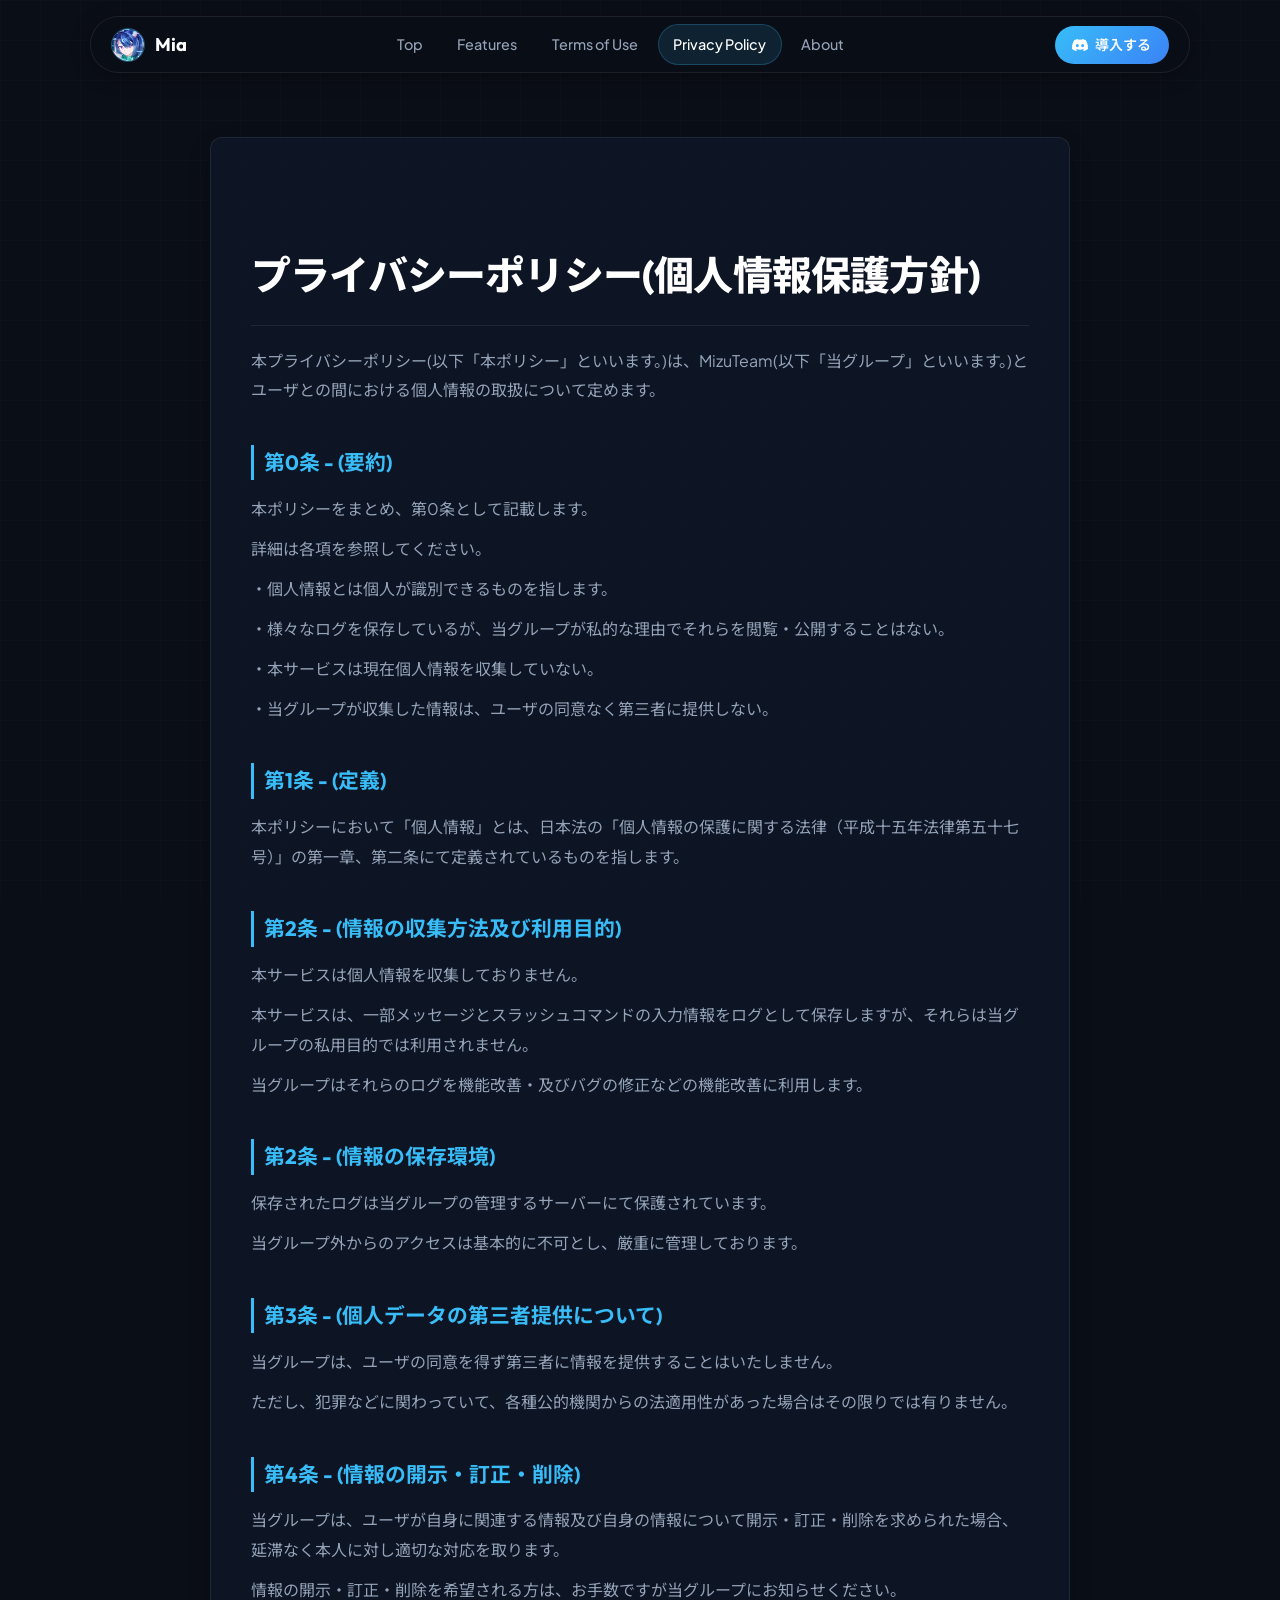
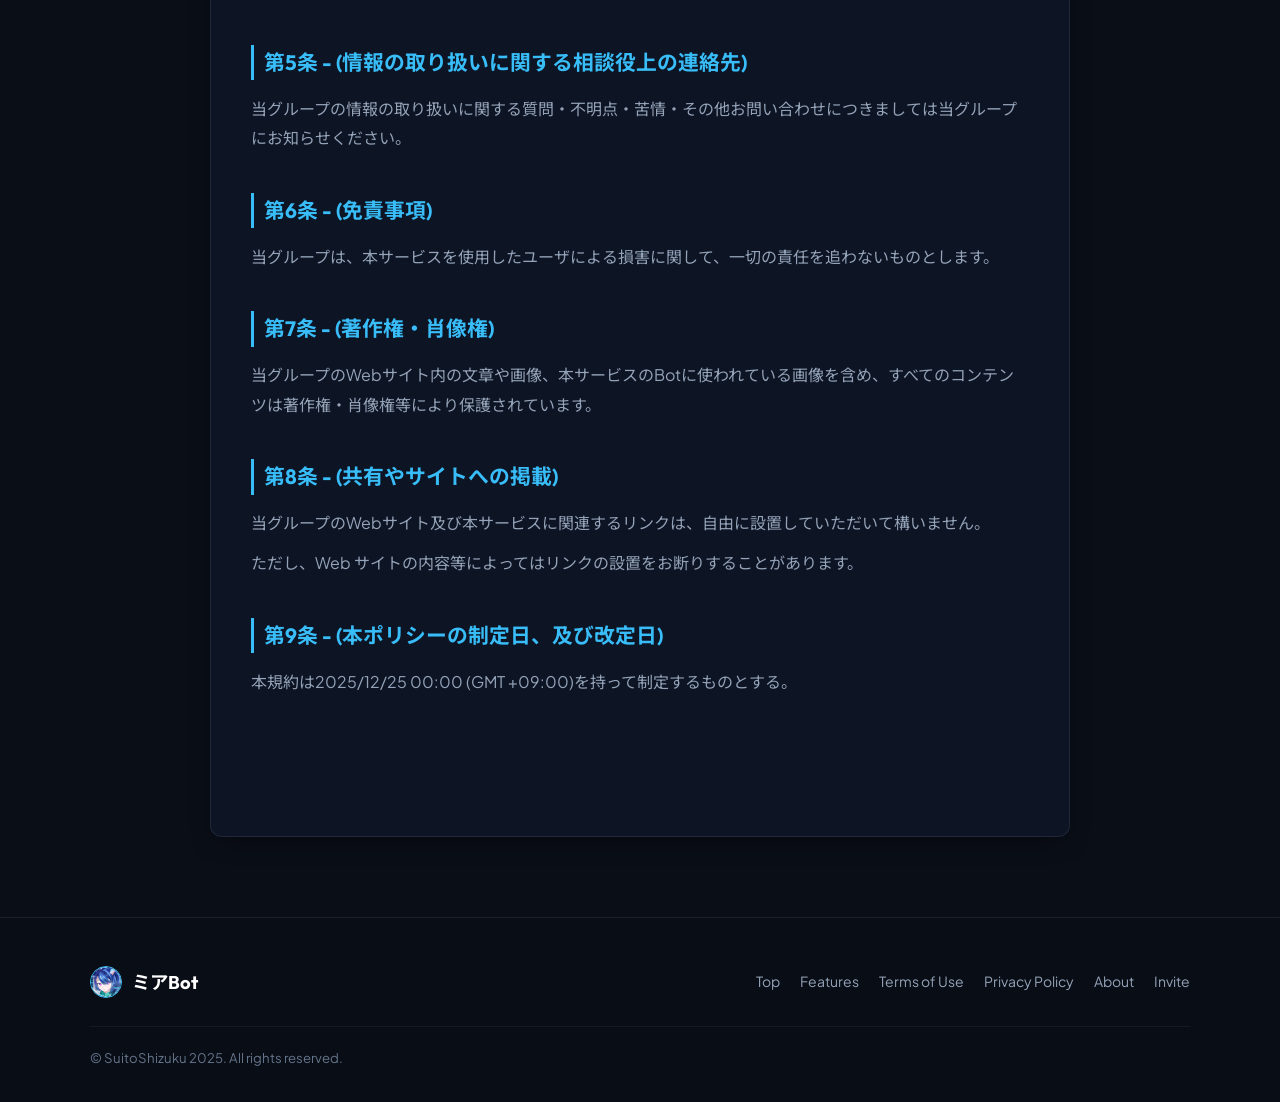
<file: privacy_policy.html>
<!DOCTYPE html>
<html lang="jp">
<!-- EDIT: Privacy Policy - Design Enhanced with Preserved Exact Content -->
<head>
    <meta charset="UTF-8">
    <meta name="viewport" content="width=device-width, initial-scale=1.0, user-scalable=no">
    <link rel="icon" href="assets/mia_icon.png" type="image/png">
    <link rel="stylesheet" href="style.css">
    <title>ミア - プライバシーポリシー</title>
    <meta name="description" content="ミアについてのプライバシーポリシー">
    <meta name="author" content="Shizuku">
    <meta name="theme-color" content="#080c16">
    <meta http-equiv="Expires" content="0">
    <meta property="og:url" content="https://mia.suitomizu.com/privacy_policy">
    <meta property="og:type" content="article">
    <meta property="og:title" content="ミアBot - プライバシーポリシー">
    <meta property="og:description" content="ミアを利用するに当たってのプライバシーポリシーを記載しています。">
    <meta property="og:site_name" content="Mia">
    <meta property="og:image" content="https://mia.suitomizu.com/assets/mia_icon.png">

    <!-- ADD: Google Fonts -->
    <link rel="preconnect" href="https://fonts.googleapis.com">
    <link rel="preconnect" href="https://fonts.gstatic.com" crossorigin>
    <link href="https://fonts.googleapis.com/css2?family=JetBrains+Mono:wght@400;600&family=Noto+Sans+JP:wght@400;500;700;800&family=Outfit:wght@600;700;800;900&family=Plus+Jakarta+Sans:wght@400;500;600;700&display=swap" rel="stylesheet">
</head>

<body>
    <!-- ADD: Ambient Background -->
    <div class="ambient-bg">
        <div class="ambient-orb ambient-orb-1"></div>
        <div class="ambient-orb ambient-orb-2"></div>
        <div class="grid-overlay"></div>
    </div>

    <!-- EDIT: Header Navigation -->
    <header class="header">
        <div class="header-container">
            <a href="./" class="nav-brand">
                <img src="assets/mia_icon.png" alt="ミア" class="nav-brand-icon">
                <span class="nav-brand-title">Mia</span>
            </a>
            <nav class="header-content">
                <a href="./" class="nav-link">Top</a>
                <a href="./features" class="nav-link">Features</a>
                <a href="./terms_of_use" class="nav-link">Terms of Use</a>
                <a href="./privacy_policy" class="nav-link active">Privacy Policy</a>
                <a href="./about" class="nav-link">About</a>
            </nav>
            <a href="https://mia.suitomizu.com/invite" target="_blank" rel="noopener noreferrer" class="nav-cta-btn">
                <svg xmlns="http://www.w3.org/2000/svg" fill="currentColor" viewBox="0 0 16 16">
                    <path d="M13.545 2.907a13.2 13.2 0 0 0-3.257-1.011.05.05 0 0 0-.052.025c-.141.25-.297.577-.406.833a12.2 12.2 0 0 0-3.658 0 8 8 0 0 0-.412-.833.05.05 0 0 0-.052-.025c-1.125.194-2.22.534-3.257 1.011a.04.04 0 0 0-.021.018C.356 6.024-.213 9.047.066 12.032q.003.022.021.037a13.3 13.3 0 0 0 3.995 2.02.05.05 0 0 0 .056-.019q.463-.63.818-1.329a.05.05 0 0 0-.01-.059l-.018-.011a9 9 0 0 1-1.248-.595.05.05 0 0 1-.02-.066l.015-.019q.127-.095.248-.195a.05.05 0 0 1 .051-.007c2.619 1.196 5.454 1.196 8.041 0a.05.05 0 0 1 .053.007q.121.1.248.195a.05.05 0 0 1-.004.085 8 8 0 0 1-1.249.594.05.05 0 0 0-.03.03.05.05 0 0 0 .003.041c.24.465.515.909.817 1.329a.05.05 0 0 0 .056.019 13.2 13.2 0 0 0 4.001-2.02.05.05 0 0 0 .021-.037c.334-3.451-.559-6.449-2.366-9.106a.03.03 0 0 0-.02-.019m-8.198 7.307c-.789 0-1.438-.724-1.438-1.612s.637-1.613 1.438-1.613c.807 0 1.45.73 1.438 1.613 0 .888-.637 1.612-1.438 1.612m5.316 0c-.788 0-1.438-.724-1.438-1.612s.637-1.613 1.438-1.613c.807 0 1.451.73 1.438 1.613 0 .888-.631 1.612-1.438 1.612" />
                </svg>
                <span>導入する</span>
            </a>
        </div>
    </header>

    <main>
        <!-- EDIT: Content Wrapper - Text Content Strictly Preserved -->
        <div id="text-only">
            <br>
            <br>
            <h1>プライバシーポリシー(個人情報保護方針)</h1>
            <p>本プライバシーポリシー(以下「本ポリシー」といいます。)は、MizuTeam(以下「当グループ」といいます。)とユーザとの間における個人情報の取扱について定めます。</p>
            <h2>第0条 - (要約)</h2>
            <p>本ポリシーをまとめ、第0条として記載します。</p>
            <p>詳細は各項を参照してください。</p>
            <p>・個人情報とは個人が識別できるものを指します。</p>
            <p>・様々なログを保存しているが、当グループが私的な理由でそれらを閲覧・公開することはない。</p>
            <p>・本サービスは現在個人情報を収集していない。</p>
            <p>・当グループが収集した情報は、ユーザの同意なく第三者に提供しない。</p>
            <h2>第1条 - (定義)</h2>
            <p>本ポリシーにおいて「個人情報」とは、日本法の「個人情報の保護に関する法律（平成十五年法律第五十七号）」の第一章、第二条にて定義されているものを指します。</p>
            <h2>第2条 - (情報の収集方法及び利用目的)</h2>
            <p>本サービスは個人情報を収集しておりません。</p>
            <p>本サービスは、一部メッセージとスラッシュコマンドの入力情報をログとして保存しますが、それらは当グループの私用目的では利用されません。</p>
            <p>当グループはそれらのログを機能改善・及びバグの修正などの機能改善に利用します。</p>
            <h2>第2条 - (情報の保存環境)</h2>
            <p>保存されたログは当グループの管理するサーバーにて保護されています。</p>
            <p>当グループ外からのアクセスは基本的に不可とし、厳重に管理しております。</p>
            <h2>第3条 - (個人データの第三者提供について)</h2>
            <p>当グループは、ユーザの同意を得ず第三者に情報を提供することはいたしません。</p>
            <p>ただし、犯罪などに関わっていて、各種公的機関からの法適用性があった場合はその限りでは有りません。</p>
            <h2>第4条 - (情報の開示・訂正・削除)</h2>
            <p>当グループは、ユーザが自身に関連する情報及び自身の情報について開示・訂正・削除を求められた場合、延滞なく本人に対し適切な対応を取ります。</p>
            <p>情報の開示・訂正・削除を希望される方は、お手数ですが当グループにお知らせください。</p>
            <h2>第5条 - (情報の取り扱いに関する相談役上の連絡先)</h2>
            <p>当グループの情報の取り扱いに関する質問・不明点・苦情・その他お問い合わせにつきましては当グループにお知らせください。</p>
            <h2>第6条 - (免責事項)</h2>
            <p>当グループは、本サービスを使用したユーザによる損害に関して、一切の責任を追わないものとします。</p>
            <h2>第7条 - (著作権・肖像権)</h2>
            <p>当グループのWebサイト内の文章や画像、本サービスのBotに使われている画像を含め、すべてのコンテンツは著作権・肖像権等により保護されています。</p>
            <h2>第8条 - (共有やサイトへの掲載)</h2>
            <p>当グループのWebサイト及び本サービスに関連するリンクは、自由に設置していただいて構いません。</p>
            <p>ただし、Web サイトの内容等によってはリンクの設置をお断りすることがあります。</p>
            <h2>第9条 - (本ポリシーの制定日、及び改定日)</h2>
            <p>本規約は2025/12/25 00:00 (GMT +09:00)を持って制定するものとする。</p>
            <br>
            <br>
            <br>
        </div>
    </main>

    <!-- EDIT: Footer Navigation -->
    <footer class="footer">
        <div class="footer-container">
            <div class="footer-top">
                <a href="./" class="footer-brand">
                    <img src="assets/mia_icon.png" alt="ミア" style="width: 32px; height: 32px; border-radius: 50%; border: 1px solid var(--accent-cyan);">
                    <span class="footer-brand-title">ミアBot</span>
                </a>
                <div class="footer-links">
                    <a href="./" class="footer-link">Top</a>
                    <a href="./features" class="footer-link">Features</a>
                    <a href="./terms_of_use" class="footer-link">Terms of Use</a>
                    <a href="./privacy_policy" class="footer-link">Privacy Policy</a>
                    <a href="./about" class="footer-link">About</a>
                    <a href="https://mia.suitomizu.com/invite" target="_blank" rel="noopener noreferrer" class="footer-link">Invite</a>
                </div>
            </div>
            <div class="footer-bottom">
                <span>&copy; SuitoShizuku 2025. All rights reserved.</span>
            </div>
        </div>
    </footer>

    <!-- ADD: Interactive Javascript -->
    <script src="main.js"></script>
</body>
</html>
</file>
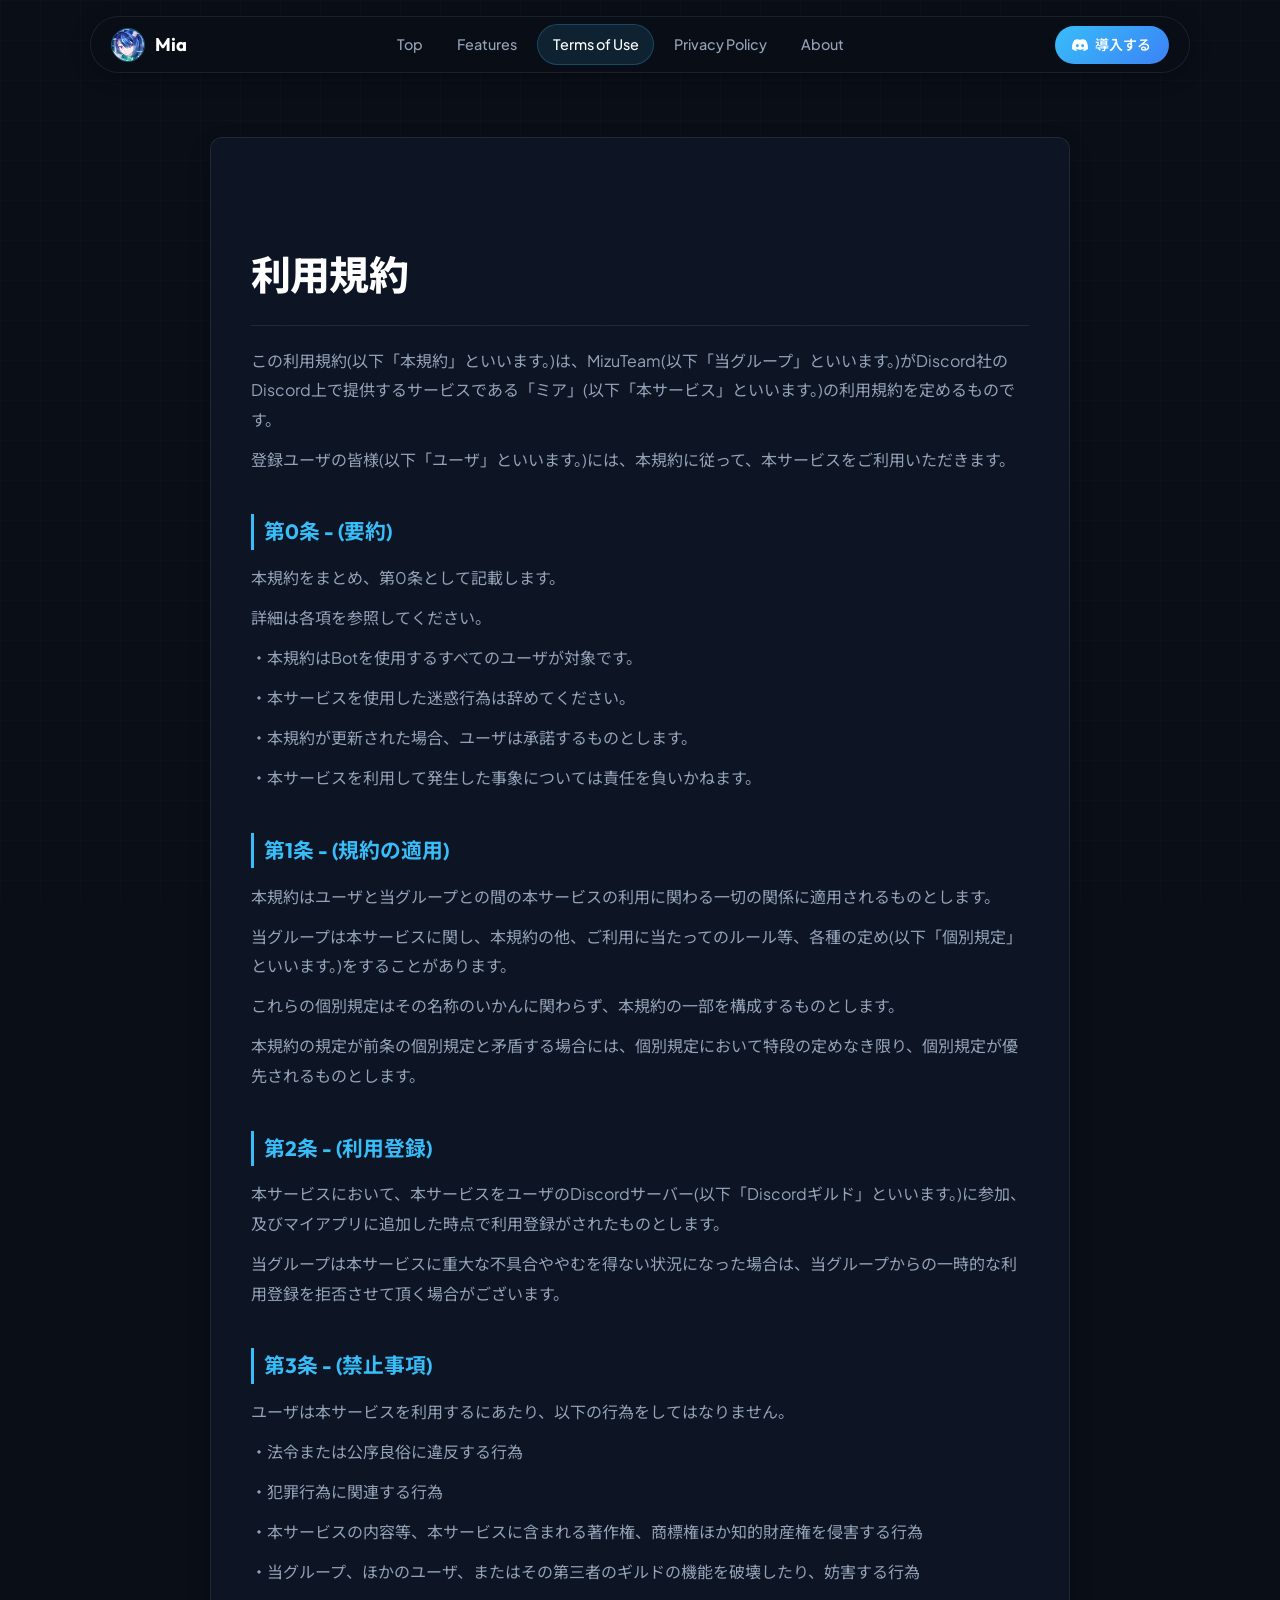
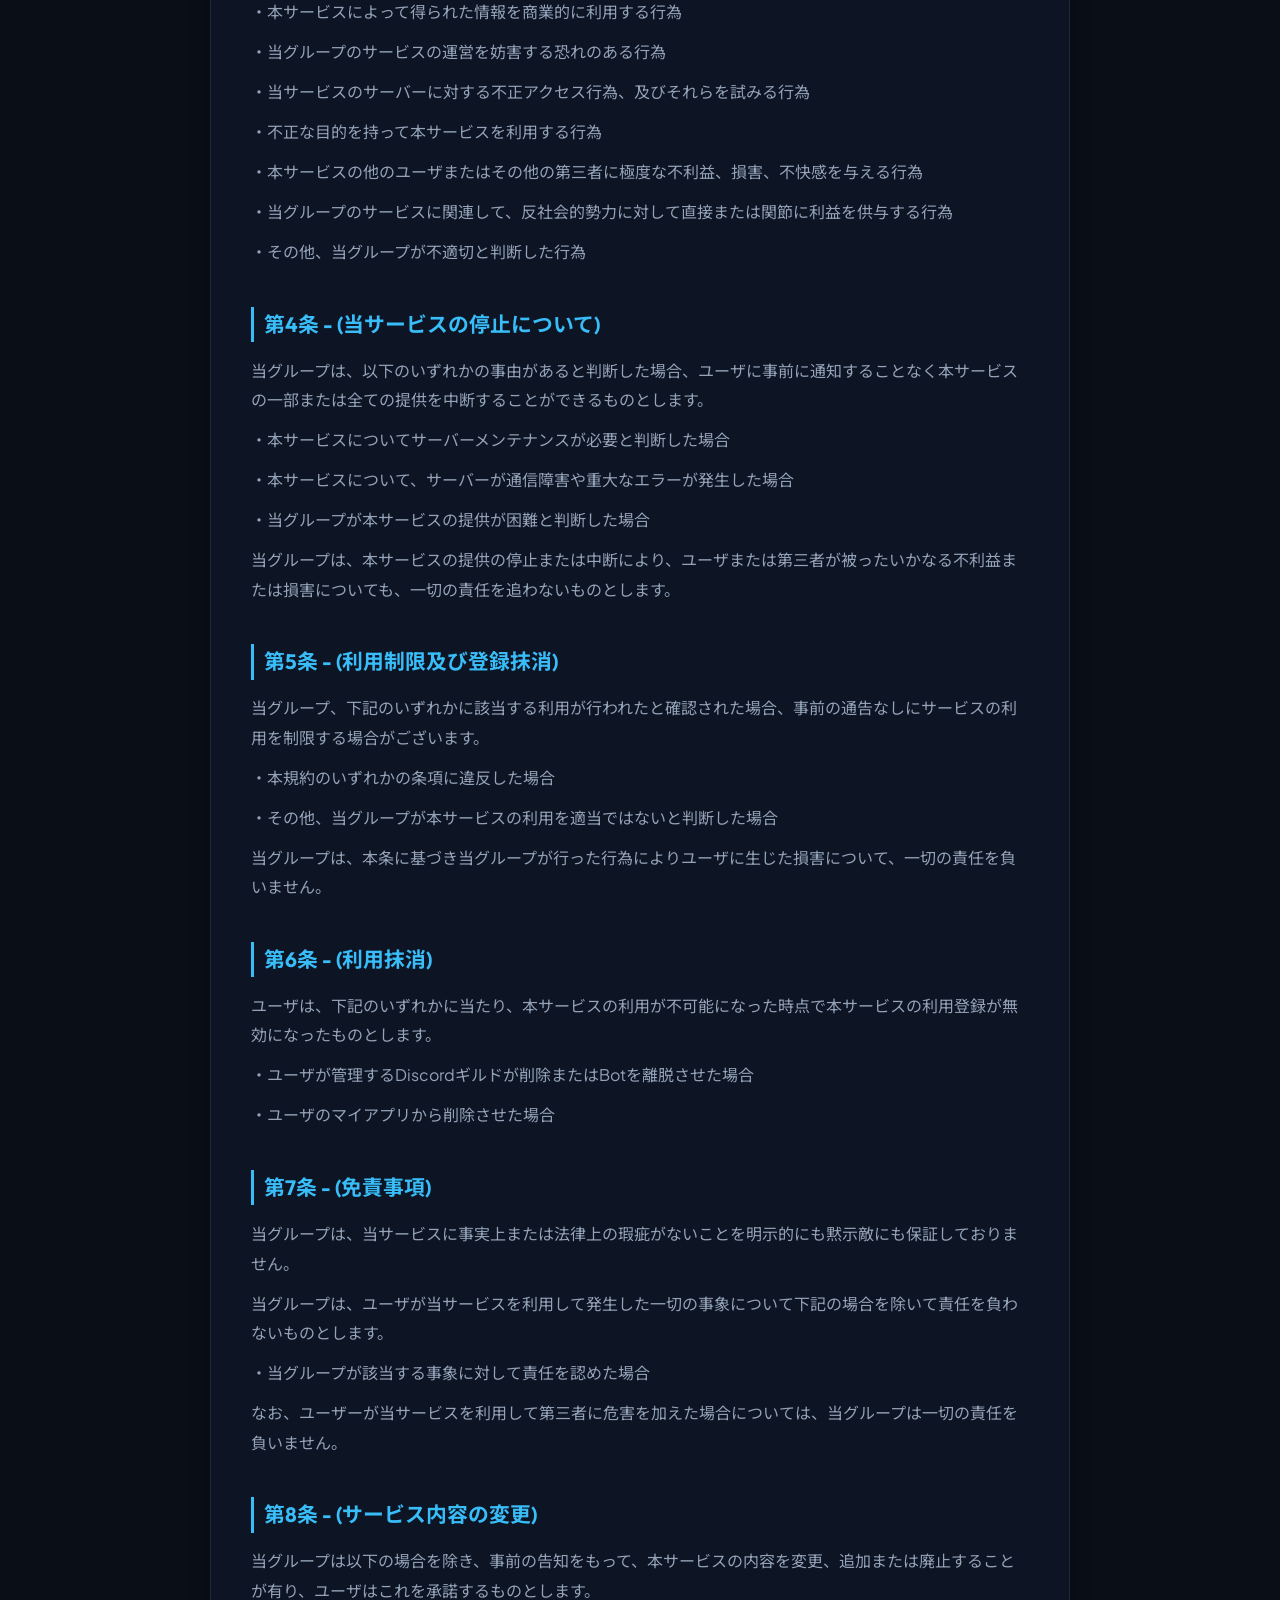
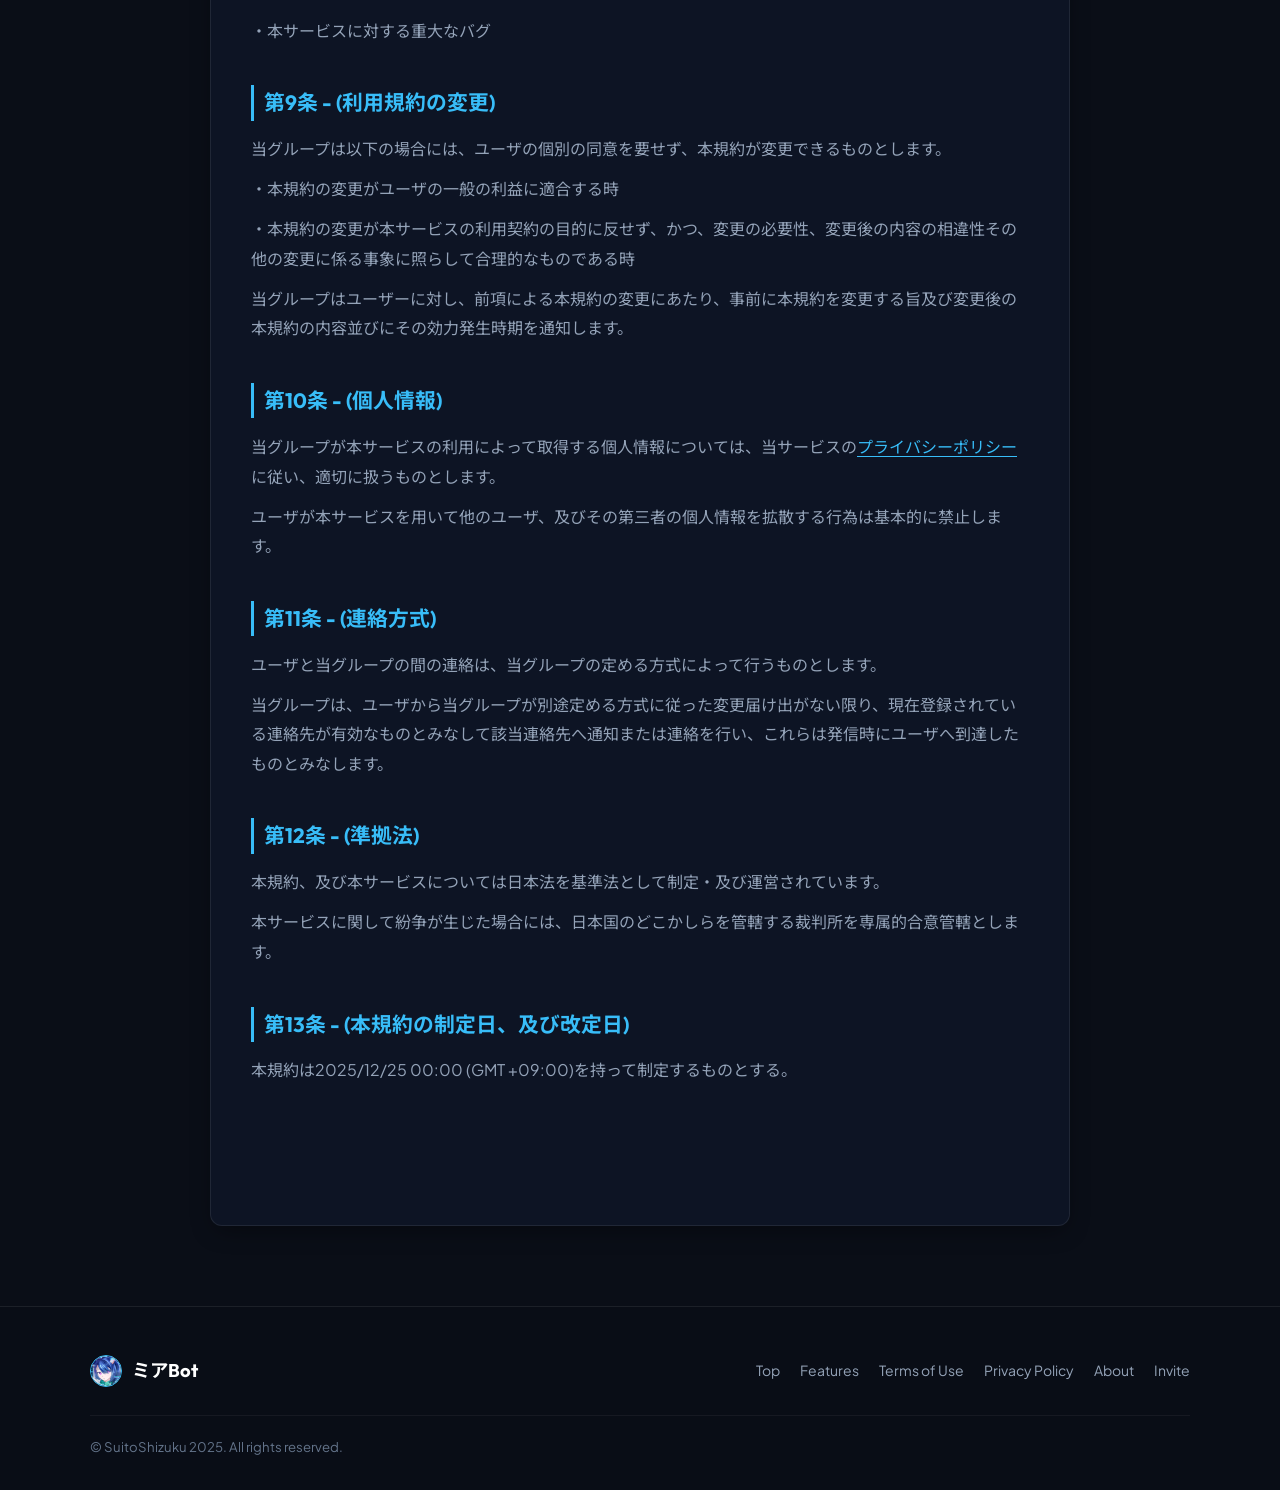
<file: terms_of_use.html>
<!DOCTYPE html>
<html lang="jp">
<!-- EDIT: Terms of Use - Design Enhanced with Preserved Exact Content -->
<head>
    <meta charset="UTF-8">
    <meta name="viewport" content="width=device-width, initial-scale=1.0, user-scalable=no">
    <link rel="icon" href="assets/mia_icon.png" type="image/png">
    <link rel="stylesheet" href="style.css">
    <title>ミア - 利用規約</title>
    <meta name="description" content="ミアについての利用規約">
    <meta name="author" content="Shizuku">
    <meta name="theme-color" content="#080c16">
    <meta http-equiv="Expires" content="0">
    <meta property="og:url" content="https://mia.suitomizu.com/terms_of_use">
    <meta property="og:type" content="article">
    <meta property="og:title" content="ミアBot - 利用規約">
    <meta property="og:description" content="ミアを利用するに当たっての利用規約を記載しています。">
    <meta property="og:site_name" content="Mia">
    <meta property="og:image" content="https://mia.suitomizu.com/assets/mia_icon.png">

    <!-- ADD: Google Fonts -->
    <link rel="preconnect" href="https://fonts.googleapis.com">
    <link rel="preconnect" href="https://fonts.gstatic.com" crossorigin>
    <link href="https://fonts.googleapis.com/css2?family=JetBrains+Mono:wght@400;600&family=Noto+Sans+JP:wght@400;500;700;800&family=Outfit:wght@600;700;800;900&family=Plus+Jakarta+Sans:wght@400;500;600;700&display=swap" rel="stylesheet">
</head>

<body>
    <!-- ADD: Ambient Background -->
    <div class="ambient-bg">
        <div class="ambient-orb ambient-orb-1"></div>
        <div class="ambient-orb ambient-orb-2"></div>
        <div class="grid-overlay"></div>
    </div>

    <!-- EDIT: Header Navigation -->
    <header class="header">
        <div class="header-container">
            <a href="./" class="nav-brand">
                <img src="assets/mia_icon.png" alt="ミア" class="nav-brand-icon">
                <span class="nav-brand-title">Mia</span>
            </a>
            <nav class="header-content">
                <a href="./" class="nav-link">Top</a>
                <a href="./features" class="nav-link">Features</a>
                <a href="./terms_of_use" class="nav-link active">Terms of Use</a>
                <a href="./privacy_policy" class="nav-link">Privacy Policy</a>
                <a href="./about" class="nav-link">About</a>
            </nav>
            <a href="https://mia.suitomizu.com/invite" target="_blank" rel="noopener noreferrer" class="nav-cta-btn">
                <svg xmlns="http://www.w3.org/2000/svg" fill="currentColor" viewBox="0 0 16 16">
                    <path d="M13.545 2.907a13.2 13.2 0 0 0-3.257-1.011.05.05 0 0 0-.052.025c-.141.25-.297.577-.406.833a12.2 12.2 0 0 0-3.658 0 8 8 0 0 0-.412-.833.05.05 0 0 0-.052-.025c-1.125.194-2.22.534-3.257 1.011a.04.04 0 0 0-.021.018C.356 6.024-.213 9.047.066 12.032q.003.022.021.037a13.3 13.3 0 0 0 3.995 2.02.05.05 0 0 0 .056-.019q.463-.63.818-1.329a.05.05 0 0 0-.01-.059l-.018-.011a9 9 0 0 1-1.248-.595.05.05 0 0 1-.02-.066l.015-.019q.127-.095.248-.195a.05.05 0 0 1 .051-.007c2.619 1.196 5.454 1.196 8.041 0a.05.05 0 0 1 .053.007q.121.1.248.195a.05.05 0 0 1-.004.085 8 8 0 0 1-1.249.594.05.05 0 0 0-.03.03.05.05 0 0 0 .003.041c.24.465.515.909.817 1.329a.05.05 0 0 0 .056.019 13.2 13.2 0 0 0 4.001-2.02.05.05 0 0 0 .021-.037c.334-3.451-.559-6.449-2.366-9.106a.03.03 0 0 0-.02-.019m-8.198 7.307c-.789 0-1.438-.724-1.438-1.612s.637-1.613 1.438-1.613c.807 0 1.45.73 1.438 1.613 0 .888-.637 1.612-1.438 1.612m5.316 0c-.788 0-1.438-.724-1.438-1.612s.637-1.613 1.438-1.613c.807 0 1.451.73 1.438 1.613 0 .888-.631 1.612-1.438 1.612" />
                </svg>
                <span>導入する</span>
            </a>
        </div>
    </header>

    <main>
        <!-- EDIT: Content Wrapper - Text Content Strictly Preserved -->
        <div id="text-only">
            <br>
            <br>
            <h1>利用規約</h1>
            <p>この利用規約(以下「本規約」といいます。)は、MizuTeam(以下「当グループ」といいます。)がDiscord社のDiscord上で提供するサービスである「ミア」(以下「本サービス」といいます。)の利用規約を定めるものです。</p>
            <p>登録ユーザの皆様(以下「ユーザ」といいます。)には、本規約に従って、本サービスをご利用いただきます。</p>
            <h2>第0条 - (要約)</h2>
            <p>本規約をまとめ、第0条として記載します。</p>
            <p>詳細は各項を参照してください。</p>
            <p>・本規約はBotを使用するすべてのユーザが対象です。</p>
            <p>・本サービスを使用した迷惑行為は辞めてください。</p>
            <p>・本規約が更新された場合、ユーザは承諾するものとします。</p>
            <p>・本サービスを利用して発生した事象については責任を負いかねます。</p>
            <h2>第1条 - (規約の適用)</h2>
            <p>本規約はユーザと当グループとの間の本サービスの利用に関わる一切の関係に適用されるものとします。</p>
            <p>当グループは本サービスに関し、本規約の他、ご利用に当たってのルール等、各種の定め(以下「個別規定」といいます。)をすることがあります。</p>
            <p>これらの個別規定はその名称のいかんに関わらず、本規約の一部を構成するものとします。</p>
            <p>本規約の規定が前条の個別規定と矛盾する場合には、個別規定において特段の定めなき限り、個別規定が優先されるものとします。</p>
            <h2>第2条 - (利用登録)</h2>
            <p>本サービスにおいて、本サービスをユーザのDiscordサーバー(以下「Discordギルド」といいます。)に参加、及びマイアプリに追加した時点で利用登録がされたものとします。</p>
            <p>当グループは本サービスに重大な不具合ややむを得ない状況になった場合は、当グループからの一時的な利用登録を拒否させて頂く場合がございます。</p>
            <h2>第3条 - (禁止事項)</h2>
            <p>ユーザは本サービスを利用するにあたり、以下の行為をしてはなりません。</p>
            <p>・法令または公序良俗に違反する行為</p>
            <p>・犯罪行為に関連する行為</p>
            <p>・本サービスの内容等、本サービスに含まれる著作権、商標権ほか知的財産権を侵害する行為</p>
            <p>・当グループ、ほかのユーザ、またはその第三者のギルドの機能を破壊したり、妨害する行為</p>
            <p>・本サービスによって得られた情報を商業的に利用する行為</p>
            <p>・当グループのサービスの運営を妨害する恐れのある行為</p>
            <p>・当サービスのサーバーに対する不正アクセス行為、及びそれらを試みる行為</p>
            <p>・不正な目的を持って本サービスを利用する行為</p>
            <p>・本サービスの他のユーザまたはその他の第三者に極度な不利益、損害、不快感を与える行為</p>
            <p>・当グループのサービスに関連して、反社会的勢力に対して直接または関節に利益を供与する行為</p>
            <p>・その他、当グループが不適切と判断した行為</p>
            <h2>第4条 - (当サービスの停止について)</h2>
            <p>当グループは、以下のいずれかの事由があると判断した場合、ユーザに事前に通知することなく本サービスの一部または全ての提供を中断することができるものとします。</p>
            <p>・本サービスについてサーバーメンテナンスが必要と判断した場合</p>
            <p>・本サービスについて、サーバーが通信障害や重大なエラーが発生した場合</p>
            <p>・当グループが本サービスの提供が困難と判断した場合</p>
            <p>当グループは、本サービスの提供の停止または中断により、ユーザまたは第三者が被ったいかなる不利益または損害についても、一切の責任を追わないものとします。</p>
            <h2>第5条 - (利用制限及び登録抹消)</h2>
            <p>当グループ、下記のいずれかに該当する利用が行われたと確認された場合、事前の通告なしにサービスの利用を制限する場合がございます。</p>
            <p>・本規約のいずれかの条項に違反した場合</p>
            <p>・その他、当グループが本サービスの利用を適当ではないと判断した場合</p>
            <p>当グループは、本条に基づき当グループが行った行為によりユーザに生じた損害について、一切の責任を負いません。</p>
            <h2>第6条 - (利用抹消)</h2>
            <p>ユーザは、下記のいずれかに当たり、本サービスの利用が不可能になった時点で本サービスの利用登録が無効になったものとします。</p>
            <p>・ユーザが管理するDiscordギルドが削除またはBotを離脱させた場合</p>
            <p>・ユーザのマイアプリから削除させた場合</p>
            <h2>第7条 - (免責事項)</h2>
            <p>当グループは、当サービスに事実上または法律上の瑕疵がないことを明示的にも黙示敵にも保証しておりません。</p>
            <p>当グループは、ユーザが当サービスを利用して発生した一切の事象について下記の場合を除いて責任を負わないものとします。</p>
            <p>・当グループが該当する事象に対して責任を認めた場合</p>
            <p>なお、ユーザーが当サービスを利用して第三者に危害を加えた場合については、当グループは一切の責任を負いません。</p>
            <h2>第8条 - (サービス内容の変更)</h2>
            <p>当グループは以下の場合を除き、事前の告知をもって、本サービスの内容を変更、追加または廃止することが有り、ユーザはこれを承諾するものとします。</p>
            <p>・本サービスに対する重大なバグ</p>
            <h2>第9条 - (利用規約の変更)</h2>
            <p>当グループは以下の場合には、ユーザの個別の同意を要せず、本規約が変更できるものとします。</p>
            <p>・本規約の変更がユーザの一般の利益に適合する時</p>
            <p>・本規約の変更が本サービスの利用契約の目的に反せず、かつ、変更の必要性、変更後の内容の相違性その他の変更に係る事象に照らして合理的なものである時</p>
            <p>当グループはユーザーに対し、前項による本規約の変更にあたり、事前に本規約を変更する旨及び変更後の本規約の内容並びにその効力発生時期を通知します。</p>
            <h2>第10条 - (個人情報)</h2>
            <p>当グループが本サービスの利用によって取得する個人情報については、当サービスの<a href="./privacy_policy">プライバシーポリシー</a>に従い、適切に扱うものとします。</p>
            <p>ユーザが本サービスを用いて他のユーザ、及びその第三者の個人情報を拡散する行為は基本的に禁止します。</p>
            <h2>第11条 - (連絡方式)</h2>
            <p>ユーザと当グループの間の連絡は、当グループの定める方式によって行うものとします。</p>
            <p>当グループは、ユーザから当グループが別途定める方式に従った変更届け出がない限り、現在登録されている連絡先が有効なものとみなして該当連絡先へ通知または連絡を行い、これらは発信時にユーザへ到達したものとみなします。</p>
            <h2>第12条 - (準拠法)</h2>
            <p>本規約、及び本サービスについては日本法を基準法として制定・及び運営されています。</p>
            <p>本サービスに関して紛争が生じた場合には、日本国のどこかしらを管轄する裁判所を専属的合意管轄とします。</p>
            <h2>第13条 - (本規約の制定日、及び改定日)</h2>
            <p>本規約は2025/12/25 00:00 (GMT +09:00)を持って制定するものとする。</p>
            <br>
            <br>
            <br>
        </div>
    </main>

    <!-- EDIT: Footer Navigation -->
    <footer class="footer">
        <div class="footer-container">
            <div class="footer-top">
                <a href="./" class="footer-brand">
                    <img src="assets/mia_icon.png" alt="ミア" style="width: 32px; height: 32px; border-radius: 50%; border: 1px solid var(--accent-cyan);">
                    <span class="footer-brand-title">ミアBot</span>
                </a>
                <div class="footer-links">
                    <a href="./" class="footer-link">Top</a>
                    <a href="./features" class="footer-link">Features</a>
                    <a href="./terms_of_use" class="footer-link">Terms of Use</a>
                    <a href="./privacy_policy" class="footer-link">Privacy Policy</a>
                    <a href="./about" class="footer-link">About</a>
                    <a href="https://mia.suitomizu.com/invite" target="_blank" rel="noopener noreferrer" class="footer-link">Invite</a>
                </div>
            </div>
            <div class="footer-bottom">
                <span>&copy; SuitoShizuku 2025. All rights reserved.</span>
            </div>
        </div>
    </footer>

    <!-- ADD: Interactive Javascript -->
    <script src="main.js"></script>
</body>
</html>
</file>
<file: style.css>
/* EDIT: Global Design System & Variables for Mia Official Site */
:root {
    --bg-primary: #0a0e17;
    --bg-secondary: #0f172a;
    --bg-card: rgba(15, 23, 42, 0.75);
    --bg-card-hover: rgba(22, 34, 60, 0.85);
    --bg-glass: rgba(255, 255, 255, 0.03);

    --border-subtle: rgba(255, 255, 255, 0.08);
    --border-hover: rgba(56, 189, 248, 0.35);

    --text-primary: #f8fafc;
    --text-secondary: #94a3b8;
    --text-muted: #64748b;
    --text-accent: #38bdf8;

    --accent-cyan: #38bdf8;
    --accent-blue: #3b82f6;
    --accent-emerald: #10b981;

    --gradient-brand: linear-gradient(135deg, #38bdf8 0%, #3b82f6 100%);
    --gradient-card: linear-gradient(180deg, rgba(255, 255, 255, 0.04) 0%, rgba(255, 255, 255, 0.01) 100%);

    --shadow-sm: 0 2px 8px rgba(0, 0, 0, 0.25);
    --shadow-md: 0 8px 24px -6px rgba(0, 0, 0, 0.45);
    --shadow-lg: 0 16px 40px -10px rgba(0, 0, 0, 0.6);

    --font-sans: 'Plus Jakarta Sans', 'Noto Sans JP', -apple-system, BlinkMacSystemFont, 'Segoe UI', Roboto, sans-serif;
    --font-heading: 'Outfit', 'Noto Sans JP', sans-serif;
    --font-mono: 'JetBrains Mono', monospace;

    --radius-sm: 6px;
    --radius-md: 12px;
    --radius-lg: 18px;
    --radius-full: 9999px;

    --transition-fast: 0.18s ease;
    --transition-normal: 0.25s ease;
}

/* ADD: Reset & Global Styles */
*, *::before, *::after {
    box-sizing: border-box;
    margin: 0;
    padding: 0;
}

html {
    scroll-behavior: smooth;
    font-size: 16px;
    background-color: var(--bg-primary);
}

body {
    background-color: var(--bg-primary);
    color: var(--text-primary);
    font-family: var(--font-sans);
    line-height: 1.7;
    overflow-x: hidden;
    position: relative;
    min-height: 100vh;
    display: flex;
    flex-direction: column;
    -webkit-font-smoothing: antialiased;
    -moz-osx-font-smoothing: grayscale;
}

/* ADD: Subtle Ambient Background */
.ambient-bg {
    position: fixed;
    top: 0;
    left: 0;
    width: 100vw;
    height: 100vh;
    pointer-events: none;
    z-index: 0;
    overflow: hidden;
}

.ambient-gradient {
    position: absolute;
    top: -20%;
    right: -10%;
    width: 800px;
    height: 800px;
    background: radial-gradient(circle, rgba(56, 189, 248, 0.12) 0%, rgba(59, 130, 246, 0.04) 50%, transparent 70%);
    border-radius: 50%;
}

.grid-overlay {
    position: fixed;
    top: 0;
    left: 0;
    width: 100%;
    height: 100%;
    background-image: 
        linear-gradient(rgba(255, 255, 255, 0.015) 1px, transparent 1px),
        linear-gradient(90deg, rgba(255, 255, 255, 0.015) 1px, transparent 1px);
    background-size: 40px 40px;
    z-index: 0;
    pointer-events: none;
}

/* EDIT: Navigation Header */
.header {
    position: sticky;
    top: 0;
    width: 100%;
    z-index: 100;
    padding: 1rem 1.5rem;
    display: flex;
    justify-content: center;
    transition: var(--transition-normal);
}

.header.scrolled {
    padding: 0.65rem 1.5rem;
}

.header-container {
    max-width: 1100px;
    width: 100%;
    display: flex;
    align-items: center;
    justify-content: space-between;
    background: rgba(10, 14, 23, 0.82);
    backdrop-filter: blur(16px);
    -webkit-backdrop-filter: blur(16px);
    border: 1px solid var(--border-subtle);
    border-radius: var(--radius-full);
    padding: 0.45rem 1.25rem;
    box-shadow: 0 4px 20px rgba(0, 0, 0, 0.3);
    transition: var(--transition-normal);
}

.header.scrolled .header-container {
    background: rgba(10, 14, 23, 0.94);
    border-color: rgba(255, 255, 255, 0.12);
    box-shadow: 0 8px 30px rgba(0, 0, 0, 0.5);
}

.nav-brand {
    display: flex;
    align-items: center;
    gap: 0.65rem;
    text-decoration: none;
    color: var(--text-primary);
}

.nav-brand-icon {
    width: 34px;
    height: 34px;
    border-radius: 50%;
    object-fit: cover;
    border: 1px solid rgba(56, 189, 248, 0.4);
}

.nav-brand-title {
    font-family: var(--font-heading);
    font-weight: 700;
    font-size: 1.15rem;
    letter-spacing: -0.01em;
    color: #ffffff;
}

.header-content {
    display: flex;
    align-items: center;
    gap: 0.35rem;
}

.nav-link {
    text-decoration: none;
    color: var(--text-secondary);
    font-size: 0.9rem;
    font-weight: 500;
    padding: 0.45rem 0.9rem;
    border-radius: var(--radius-full);
    transition: var(--transition-fast);
}

.nav-link:hover {
    color: var(--text-primary);
    background: rgba(255, 255, 255, 0.05);
}

.nav-link.active {
    color: #ffffff;
    background: rgba(56, 189, 248, 0.12);
    border: 1px solid rgba(56, 189, 248, 0.25);
}

.nav-cta-btn {
    display: inline-flex;
    align-items: center;
    gap: 0.45rem;
    padding: 0.45rem 1.1rem;
    font-size: 0.875rem;
    font-weight: 600;
    color: #ffffff;
    background: var(--gradient-brand);
    border-radius: var(--radius-full);
    text-decoration: none;
    transition: var(--transition-fast);
}

.nav-cta-btn:hover {
    opacity: 0.92;
    transform: translateY(-1px);
}

.nav-cta-btn svg {
    width: 16px;
    height: 16px;
}

/* ADD: Main Content Wrapper */
main {
    position: relative;
    z-index: 1;
    flex: 1;
}

/* EDIT: Hero Section */
.hero-section {
    min-height: calc(88vh - 80px);
    display: flex;
    align-items: center;
    justify-content: center;
    padding: 3.5rem 1.5rem 5rem;
    position: relative;
}

.hero-container {
    max-width: 1140px;
    width: 100%;
    margin: 0 auto;
    display: grid;
    grid-template-columns: 1.1fr 0.9fr;
    gap: 3.5rem;
    align-items: center;
}

.hero-badge {
    display: inline-flex;
    align-items: center;
    gap: 0.5rem;
    padding: 0.35rem 0.85rem;
    background: rgba(56, 189, 248, 0.08);
    border: 1px solid rgba(56, 189, 248, 0.2);
    border-radius: var(--radius-full);
    font-size: 0.825rem;
    font-weight: 600;
    color: var(--accent-cyan);
    margin-bottom: 1.25rem;
}

.badge-pulse {
    width: 7px;
    height: 7px;
    border-radius: 50%;
    background-color: var(--accent-cyan);
}

.hero-title {
    font-family: var(--font-heading);
    font-size: clamp(2.5rem, 4.5vw, 4rem);
    font-weight: 800;
    line-height: 1.15;
    letter-spacing: -0.025em;
    margin-bottom: 1.25rem;
}

.hero-title .gradient-text {
    background: var(--gradient-brand);
    -webkit-background-clip: text;
    -webkit-text-fill-color: transparent;
    display: inline-block;
}

.hero-subtitle {
    font-size: 1.075rem;
    color: var(--text-secondary);
    line-height: 1.8;
    margin-bottom: 2.25rem;
    max-width: 540px;
}

.hero-actions {
    display: flex;
    flex-wrap: wrap;
    gap: 1rem;
    align-items: center;
}

.btn-primary {
    display: inline-flex;
    align-items: center;
    justify-content: center;
    gap: 0.65rem;
    padding: 0.85rem 1.75rem;
    font-size: 0.975rem;
    font-weight: 600;
    color: #ffffff;
    background: var(--gradient-brand);
    border: none;
    border-radius: var(--radius-full);
    cursor: pointer;
    text-decoration: none;
    transition: var(--transition-fast);
}

.btn-primary:hover {
    transform: translateY(-2px);
    box-shadow: 0 8px 20px rgba(56, 189, 248, 0.3);
}

.btn-secondary {
    display: inline-flex;
    align-items: center;
    justify-content: center;
    gap: 0.5rem;
    padding: 0.85rem 1.6rem;
    font-size: 0.975rem;
    font-weight: 600;
    color: var(--text-primary);
    background: rgba(255, 255, 255, 0.04);
    border: 1px solid var(--border-subtle);
    border-radius: var(--radius-full);
    cursor: pointer;
    text-decoration: none;
    transition: var(--transition-fast);
}

.btn-secondary:hover {
    background: rgba(255, 255, 255, 0.08);
    border-color: rgba(255, 255, 255, 0.2);
    transform: translateY(-2px);
}

/* EDIT: Hero Visual */
.hero-visual {
    display: flex;
    justify-content: center;
    align-items: center;
}

.hero-visual-card {
    position: relative;
    width: 100%;
    max-width: 400px;
    border-radius: var(--radius-lg);
    background: var(--gradient-card);
    border: 1px solid var(--border-subtle);
    padding: 2rem 1.5rem 1rem;
    display: flex;
    flex-direction: column;
    align-items: center;
    box-shadow: var(--shadow-md);
}

.hero-character-img {
    width: 100%;
    max-width: 340px;
    height: auto;
    object-fit: contain;
    filter: drop-shadow(0 12px 24px rgba(0, 0, 0, 0.5));
}

/* EDIT: Section Layouts */
.section {
    padding: 5rem 1.5rem;
    position: relative;
    z-index: 1;
}

.section-container {
    max-width: 1100px;
    margin: 0 auto;
}

.section-header {
    text-align: center;
    max-width: 680px;
    margin: 0 auto 3.5rem;
}

.section-tag {
    display: inline-block;
    font-size: 0.8rem;
    font-weight: 700;
    letter-spacing: 0.08em;
    text-transform: uppercase;
    color: var(--accent-cyan);
    margin-bottom: 0.6rem;
}

.section-title {
    font-family: var(--font-heading);
    font-size: clamp(1.85rem, 3vw, 2.5rem);
    font-weight: 800;
    letter-spacing: -0.02em;
    line-height: 1.25;
    margin-bottom: 0.85rem;
}

.section-desc {
    color: var(--text-secondary);
    font-size: 1rem;
    line-height: 1.7;
}

/* EDIT: Feature Cards Grid */
.features-grid {
    display: grid;
    grid-template-columns: repeat(auto-fit, minmax(310px, 1fr));
    gap: 1.75rem;
}

.feature-card {
    background: var(--bg-card);
    border: 1px solid var(--border-subtle);
    border-radius: var(--radius-md);
    padding: 2rem 1.75rem;
    transition: var(--transition-fast);
}

.feature-card:hover {
    border-color: var(--border-hover);
    transform: translateY(-3px);
    box-shadow: var(--shadow-md);
}

.feature-icon-wrapper {
    width: 48px;
    height: 48px;
    border-radius: 10px;
    background: rgba(56, 189, 248, 0.1);
    border: 1px solid rgba(56, 189, 248, 0.2);
    display: flex;
    align-items: center;
    justify-content: center;
    margin-bottom: 1.25rem;
    color: var(--accent-cyan);
}

.feature-title {
    font-family: var(--font-heading);
    font-size: 1.2rem;
    font-weight: 700;
    margin-bottom: 0.65rem;
    color: var(--text-primary);
}

.feature-desc {
    color: var(--text-secondary);
    font-size: 0.925rem;
    line-height: 1.65;
}

/* EDIT: Discord Preview */
.preview-showcase {
    background: #1e1f22;
    border: 1px solid rgba(255, 255, 255, 0.08);
    border-radius: var(--radius-md);
    overflow: hidden;
    box-shadow: var(--shadow-lg);
    max-width: 820px;
    margin: 0 auto;
}

.discord-window-header {
    background: #1e1f22;
    padding: 0.75rem 1.25rem;
    display: flex;
    align-items: center;
    justify-content: space-between;
    border-bottom: 1px solid rgba(255, 255, 255, 0.06);
}

.window-dots {
    display: flex;
    gap: 0.4rem;
}

.window-dot {
    width: 10px;
    height: 10px;
    border-radius: 50%;
}

.dot-red { background: #ff5f56; }
.dot-yellow { background: #ffbd2e; }
.dot-green { background: #27c93f; }

.channel-tag {
    color: #949ba4;
    font-size: 0.85rem;
    font-weight: 600;
    display: flex;
    align-items: center;
    gap: 0.4rem;
}

.discord-body {
    background: #313338;
    padding: 1.75rem 1.5rem;
    display: flex;
    flex-direction: column;
    gap: 1.25rem;
}

.discord-message {
    display: flex;
    gap: 1rem;
    align-items: flex-start;
}

.discord-avatar {
    width: 40px;
    height: 40px;
    border-radius: 50%;
    object-fit: cover;
    flex-shrink: 0;
}

.message-content {
    flex: 1;
}

.message-header {
    display: flex;
    align-items: center;
    gap: 0.5rem;
    margin-bottom: 0.25rem;
}

.message-author {
    font-weight: 600;
    font-size: 0.95rem;
    color: #f2f3f5;
}

.bot-tag {
    background: #5865f2;
    color: #ffffff;
    font-size: 0.625rem;
    font-weight: 700;
    padding: 0.08rem 0.35rem;
    border-radius: 3px;
    text-transform: uppercase;
}

.message-timestamp {
    color: #949ba4;
    font-size: 0.725rem;
}

.message-text {
    color: #dbdee1;
    font-size: 0.925rem;
    line-height: 1.5;
}

.discord-embed {
    background: #2b2d31;
    border-left: 4px solid var(--accent-cyan);
    border-radius: 4px;
    padding: 1rem 1.25rem;
    margin-top: 0.65rem;
    max-width: 500px;
}

.embed-title {
    font-weight: 700;
    font-size: 0.95rem;
    color: #ffffff;
    margin-bottom: 0.45rem;
}

.embed-description {
    color: #dbdee1;
    font-size: 0.85rem;
    line-height: 1.5;
    margin-bottom: 0.75rem;
}

.embed-field {
    background: rgba(0, 0, 0, 0.2);
    border-radius: 4px;
    padding: 0.5rem 0.75rem;
    margin-bottom: 0.45rem;
    font-size: 0.8rem;
}

.embed-field-label {
    color: #949ba4;
    display: block;
    margin-bottom: 0.2rem;
}

.embed-field-value {
    color: var(--accent-cyan);
    font-family: var(--font-mono);
}

/* ADD: Command Feature Table & Cards */
.command-category {
    margin-bottom: 3.5rem;
}

.category-title {
    font-family: var(--font-heading);
    font-size: 1.5rem;
    font-weight: 700;
    margin-bottom: 1.25rem;
    display: flex;
    align-items: center;
    gap: 0.75rem;
    border-bottom: 1px solid var(--border-subtle);
    padding-bottom: 0.75rem;
}

.category-badge {
    font-size: 0.75rem;
    font-family: var(--font-mono);
    padding: 0.2rem 0.6rem;
    border-radius: var(--radius-full);
    background: rgba(56, 189, 248, 0.1);
    color: var(--accent-cyan);
    border: 1px solid rgba(56, 189, 248, 0.2);
}

.command-card {
    background: var(--bg-card);
    border: 1px solid var(--border-subtle);
    border-radius: var(--radius-md);
    padding: 1.5rem 1.75rem;
    margin-bottom: 1.25rem;
    transition: var(--transition-fast);
}

.command-card:hover {
    border-color: var(--border-hover);
}

.command-header {
    display: flex;
    align-items: center;
    justify-content: space-between;
    flex-wrap: wrap;
    gap: 0.75rem;
    margin-bottom: 0.75rem;
}

.command-name {
    font-family: var(--font-mono);
    font-size: 1.15rem;
    font-weight: 700;
    color: var(--accent-cyan);
}

.command-summary {
    color: var(--text-primary);
    font-size: 0.95rem;
    margin-bottom: 1rem;
}

.subcommand-list {
    display: flex;
    flex-direction: column;
    gap: 0.65rem;
    margin-top: 0.75rem;
    padding-top: 0.75rem;
    border-top: 1px solid rgba(255, 255, 255, 0.05);
}

.subcommand-item {
    background: rgba(0, 0, 0, 0.25);
    padding: 0.75rem 1rem;
    border-radius: var(--radius-sm);
    display: flex;
    flex-direction: column;
    gap: 0.25rem;
}

.subcommand-syntax {
    font-family: var(--font-mono);
    font-size: 0.875rem;
    color: #e2e8f0;
}

.subcommand-desc {
    font-size: 0.825rem;
    color: var(--text-secondary);
}

.param-tag {
    display: inline-block;
    color: #38bdf8;
    background: rgba(56, 189, 248, 0.1);
    padding: 0.1rem 0.4rem;
    border-radius: 4px;
    font-family: var(--font-mono);
    font-size: 0.8rem;
    margin-right: 0.4rem;
}

/* EDIT: Steps Guide */
.steps-grid {
    display: grid;
    grid-template-columns: repeat(auto-fit, minmax(280px, 1fr));
    gap: 1.75rem;
}

.step-card {
    background: var(--bg-card);
    border: 1px solid var(--border-subtle);
    border-radius: var(--radius-md);
    padding: 2rem 1.75rem;
    position: relative;
}

.step-number {
    position: absolute;
    top: 1.25rem;
    right: 1.25rem;
    font-family: var(--font-mono);
    font-size: 2rem;
    font-weight: 800;
    color: rgba(255, 255, 255, 0.06);
}

.step-title {
    font-family: var(--font-heading);
    font-size: 1.15rem;
    font-weight: 700;
    margin-bottom: 0.65rem;
}

.step-desc {
    color: var(--text-secondary);
    font-size: 0.925rem;
}

/* EDIT: Call To Action Banner */
.cta-banner {
    background: var(--bg-secondary);
    border: 1px solid rgba(56, 189, 248, 0.2);
    border-radius: var(--radius-lg);
    padding: 3.5rem 2rem;
    text-align: center;
    box-shadow: var(--shadow-md);
}

.cta-title {
    font-family: var(--font-heading);
    font-size: clamp(1.85rem, 3vw, 2.35rem);
    font-weight: 800;
    margin-bottom: 0.85rem;
}

.cta-desc {
    color: var(--text-secondary);
    font-size: 1.025rem;
    max-width: 520px;
    margin: 0 auto 2rem;
}

/* EDIT: About Page Members & Credits */
.about-hero {
    padding: 4.5rem 1.5rem 2.5rem;
    text-align: center;
}

.about-members-grid {
    display: grid;
    grid-template-columns: repeat(auto-fit, minmax(300px, 1fr));
    gap: 2rem;
    max-width: 1050px;
    margin: 2.5rem auto 0;
}

.member-card {
    background: var(--bg-card);
    border: 1px solid var(--border-subtle);
    border-radius: var(--radius-md);
    padding: 2.25rem 1.75rem;
    text-align: center;
    display: flex;
    flex-direction: column;
    align-items: center;
    transition: var(--transition-fast);
}

.member-card:hover {
    border-color: var(--border-hover);
    transform: translateY(-3px);
    box-shadow: var(--shadow-md);
}

.member-avatar-wrapper {
    width: 96px;
    height: 96px;
    margin-bottom: 1.25rem;
}

.member-avatar {
    width: 100%;
    height: 100%;
    border-radius: 50%;
    object-fit: cover;
    border: 1.5px solid rgba(255, 255, 255, 0.15);
}

.member-avatar-placeholder {
    width: 100%;
    height: 100%;
    border-radius: 50%;
    background: rgba(56, 189, 248, 0.1);
    border: 1.5px solid rgba(56, 189, 248, 0.3);
    display: flex;
    align-items: center;
    justify-content: center;
    font-family: var(--font-heading);
    font-size: 1.75rem;
    font-weight: 700;
    color: var(--accent-cyan);
}

.member-role-tag {
    display: inline-block;
    padding: 0.3rem 0.8rem;
    background: rgba(56, 189, 248, 0.08);
    border: 1px solid rgba(56, 189, 248, 0.2);
    border-radius: var(--radius-full);
    font-size: 0.775rem;
    font-weight: 600;
    color: var(--accent-cyan);
    margin-bottom: 0.65rem;
}

.member-name {
    font-family: var(--font-heading);
    font-size: 1.35rem;
    font-weight: 700;
    color: var(--text-primary);
    margin-bottom: 0.5rem;
}

.member-bio {
    color: var(--text-secondary);
    font-size: 0.9rem;
    line-height: 1.6;
    margin-bottom: 1.25rem;
}

.member-btn {
    display: inline-flex;
    align-items: center;
    gap: 0.45rem;
    padding: 0.5rem 1.25rem;
    font-size: 0.85rem;
    font-weight: 600;
    color: var(--text-primary);
    background: rgba(255, 255, 255, 0.05);
    border: 1px solid var(--border-subtle);
    border-radius: var(--radius-full);
    text-decoration: none;
    transition: var(--transition-fast);
}

.member-btn:hover {
    background: rgba(255, 255, 255, 0.1);
    border-color: rgba(255, 255, 255, 0.25);
}

/* EDIT: Policy & Terms Reading View (#text-only layout) */
/* 重要: 利用規約とプライバシーポリシーのテキスト構造とタグを完全保持 */
#text-only {
    max-width: 860px;
    margin: 3rem auto 5rem;
    padding: 3rem 2.5rem;
    background: var(--bg-card);
    border: 1px solid var(--border-subtle);
    border-radius: var(--radius-md);
    box-shadow: var(--shadow-md);
}

#text-only h1 {
    font-family: var(--font-heading);
    font-size: clamp(2rem, 3.2vw, 2.5rem);
    font-weight: 800;
    letter-spacing: -0.02em;
    color: #ffffff;
    margin: 0 0 1.25rem 0;
    padding-bottom: 1rem;
    border-bottom: 1px solid rgba(255, 255, 255, 0.08);
}

#text-only h2 {
    font-family: var(--font-heading);
    font-size: 1.3rem;
    font-weight: 700;
    color: var(--accent-cyan);
    margin: 2.5rem 0 0.85rem 0;
    padding-left: 0.65rem;
    border-left: 3px solid var(--accent-cyan);
}

#text-only p {
    color: var(--text-secondary);
    font-size: 1rem;
    line-height: 1.85;
    margin: 0.65rem 0;
}

#text-only a {
    color: var(--accent-cyan);
    text-decoration: underline;
    text-underline-offset: 3px;
}

/* EDIT: Footer */
.footer {
    position: relative;
    z-index: 1;
    margin-top: auto;
    border-top: 1px solid var(--border-subtle);
    background: rgba(10, 14, 23, 0.95);
    padding: 3rem 1.5rem 2rem;
}

.footer-container {
    max-width: 1100px;
    margin: 0 auto;
    display: flex;
    flex-direction: column;
    gap: 1.75rem;
}

.footer-top {
    display: flex;
    justify-content: space-between;
    align-items: center;
    flex-wrap: wrap;
    gap: 1.25rem;
}

.footer-brand {
    display: flex;
    align-items: center;
    gap: 0.65rem;
    text-decoration: none;
    color: #ffffff;
}

.footer-brand-title {
    font-family: var(--font-heading);
    font-size: 1.15rem;
    font-weight: 700;
}

.footer-links {
    display: flex;
    align-items: center;
    gap: 1.25rem;
    flex-wrap: wrap;
}

.footer-link {
    color: var(--text-secondary);
    text-decoration: none;
    font-size: 0.875rem;
    transition: var(--transition-fast);
}

.footer-link:hover {
    color: var(--accent-cyan);
}

.footer-bottom {
    display: flex;
    justify-content: space-between;
    align-items: center;
    flex-wrap: wrap;
    gap: 0.75rem;
    padding-top: 1.25rem;
    border-top: 1px solid rgba(255, 255, 255, 0.05);
    font-size: 0.825rem;
    color: var(--text-muted);
}

/* ADD: Responsive Styles */
@media (max-width: 900px) {
    .hero-container {
        grid-template-columns: 1fr;
        text-align: center;
        gap: 2.5rem;
    }

    .hero-subtitle {
        margin: 0 auto 2rem;
    }

    .hero-actions {
        justify-content: center;
    }

    .hero-visual {
        order: -1;
    }

    .hero-visual-card {
        max-width: 320px;
    }
}

@media (max-width: 640px) {
    .header {
        padding: 0.65rem 0.85rem;
    }

    .header-container {
        padding: 0.4rem 0.85rem;
    }

    .nav-link {
        padding: 0.35rem 0.55rem;
        font-size: 0.8rem;
    }

    .nav-cta-btn span {
        display: none;
    }

    .nav-cta-btn {
        padding: 0.4rem 0.65rem;
    }

    #text-only {
        padding: 2rem 1.25rem;
        margin: 2rem 1rem 3.5rem;
    }

    .features-grid, .steps-grid, .about-members-grid {
        grid-template-columns: 1fr;
    }
}
</file>
